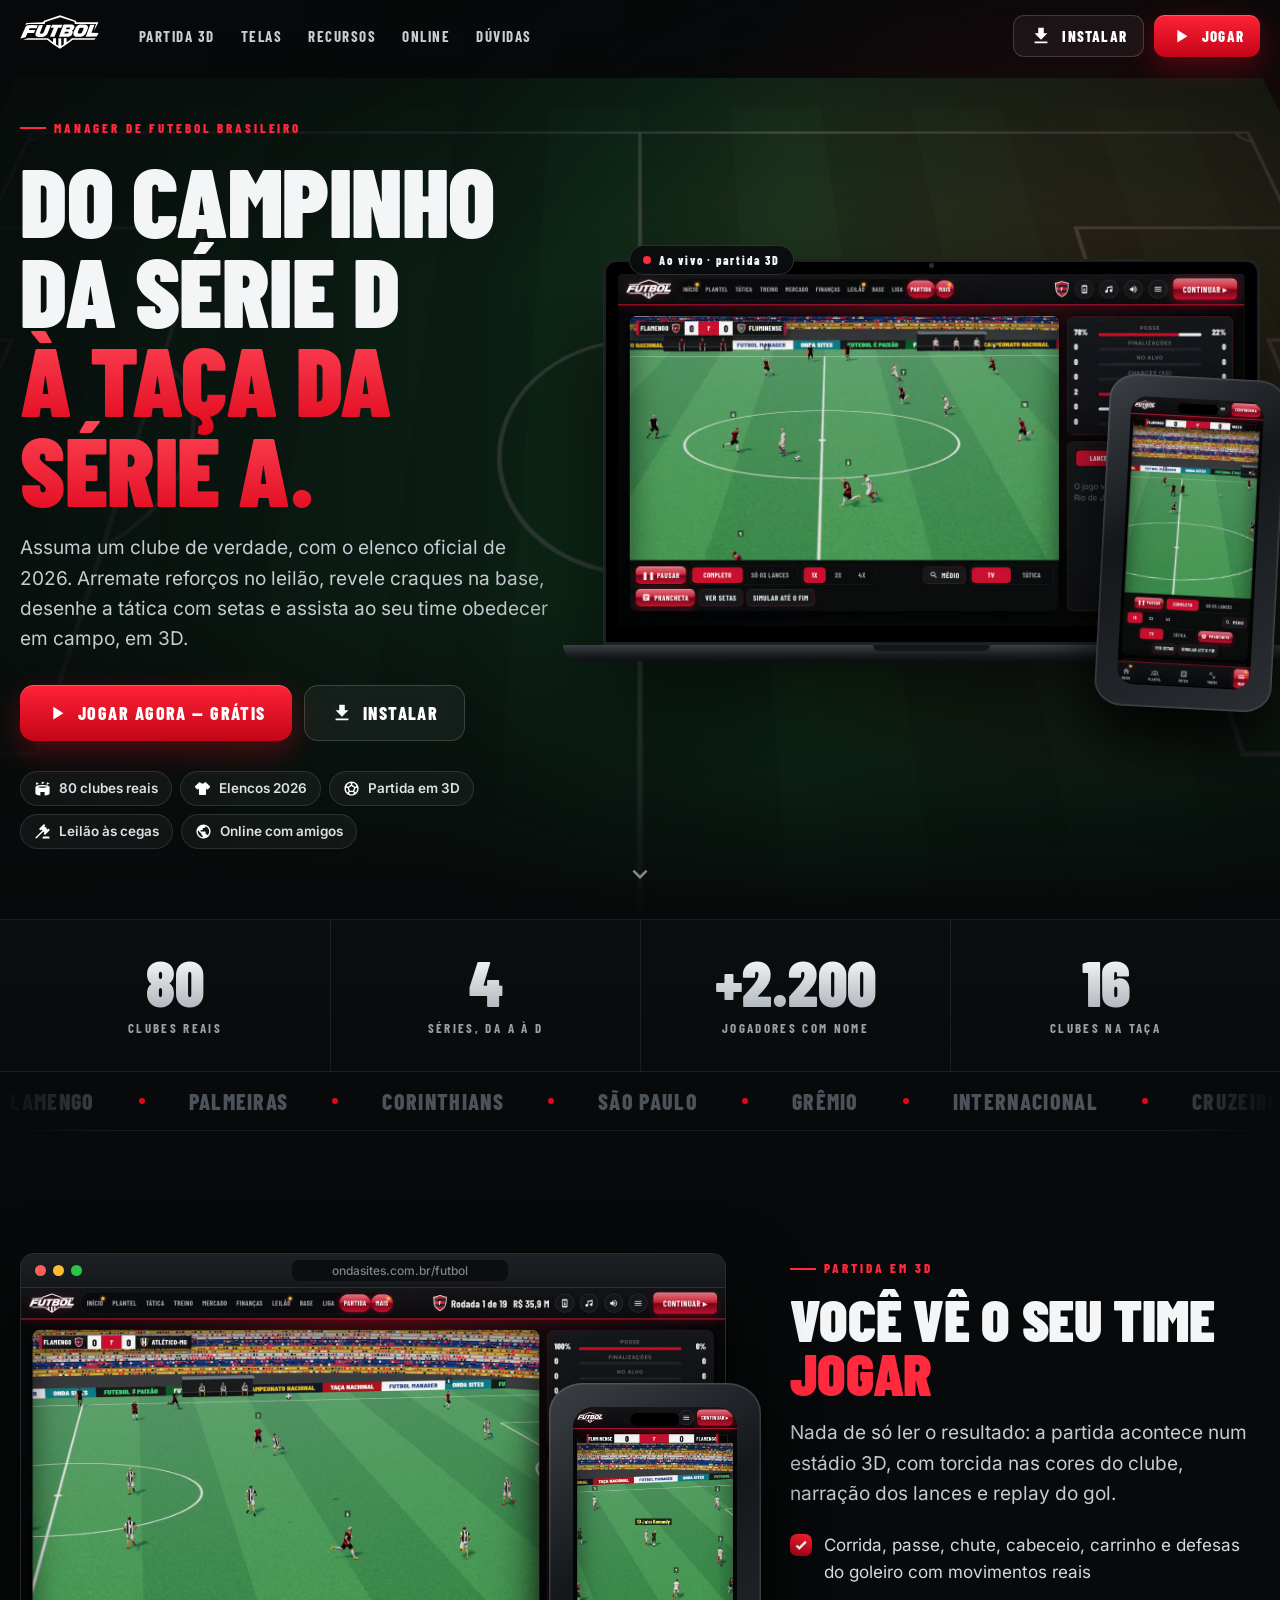
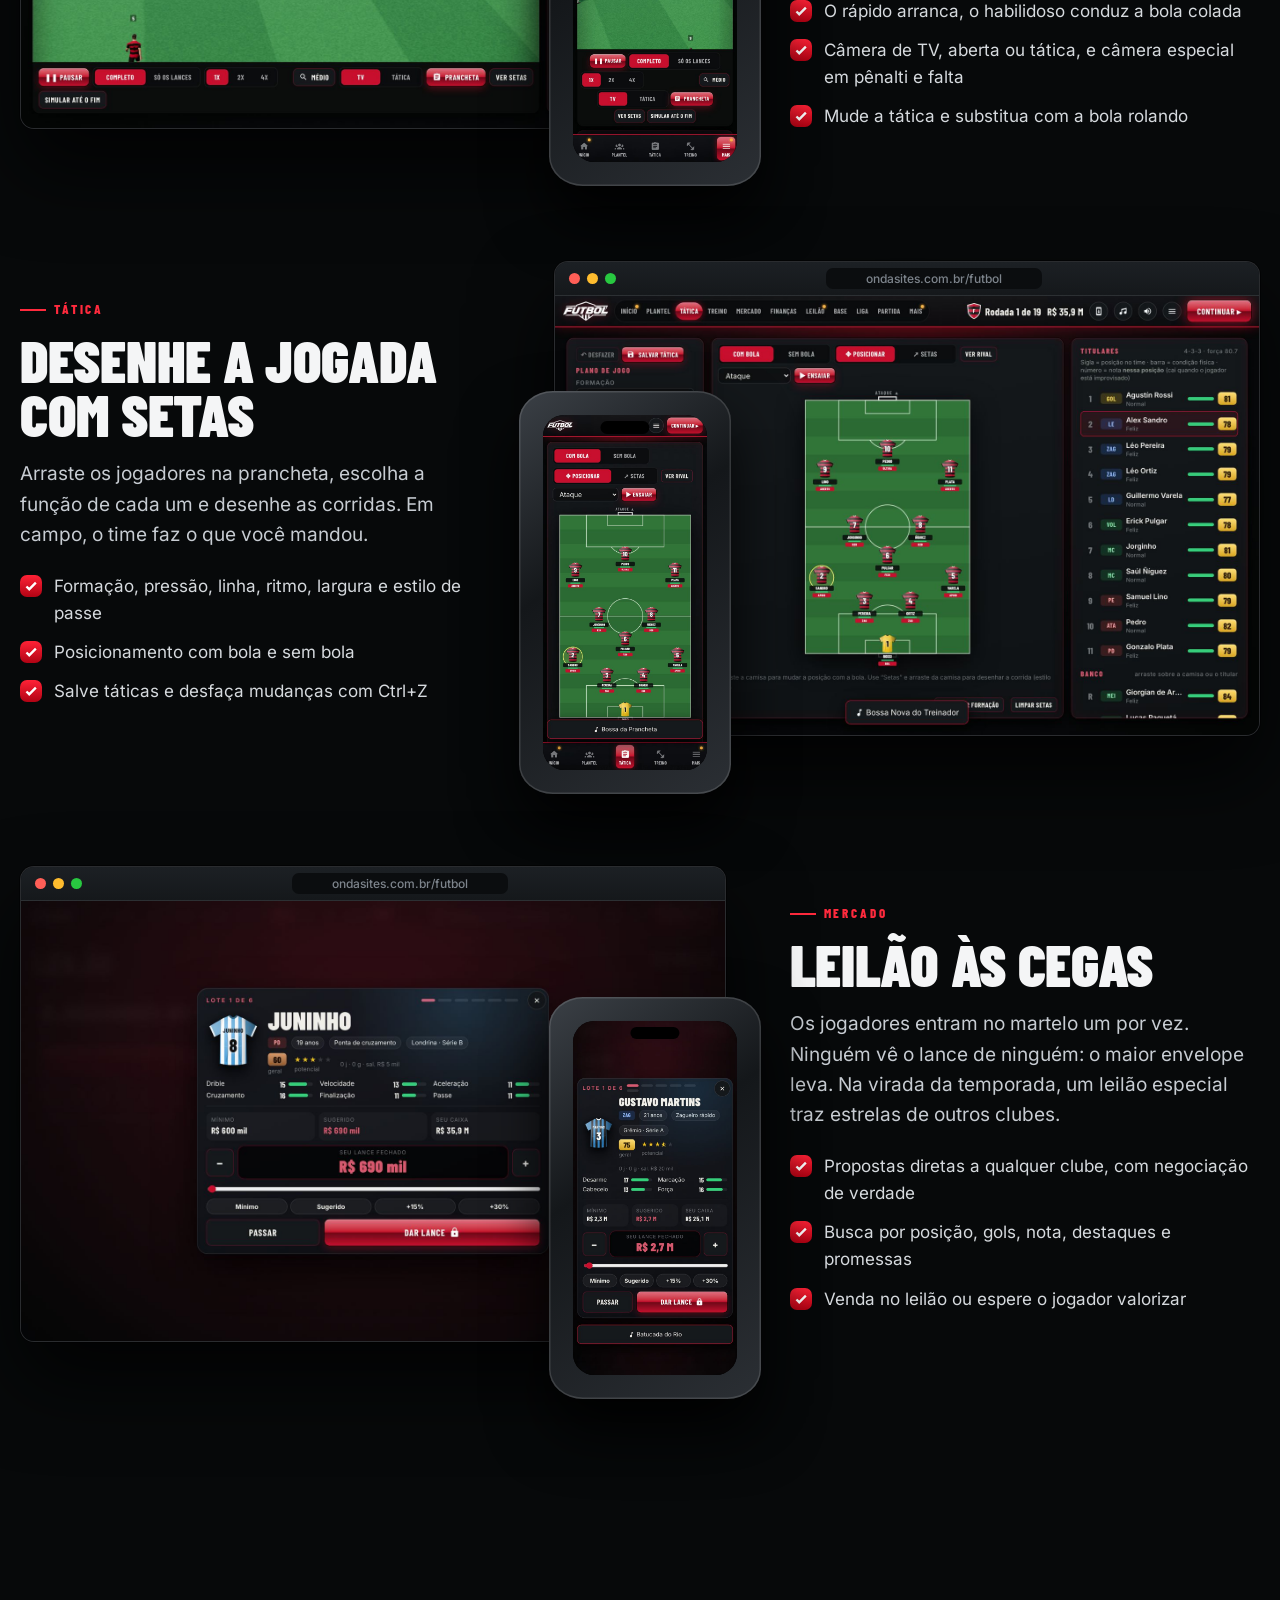
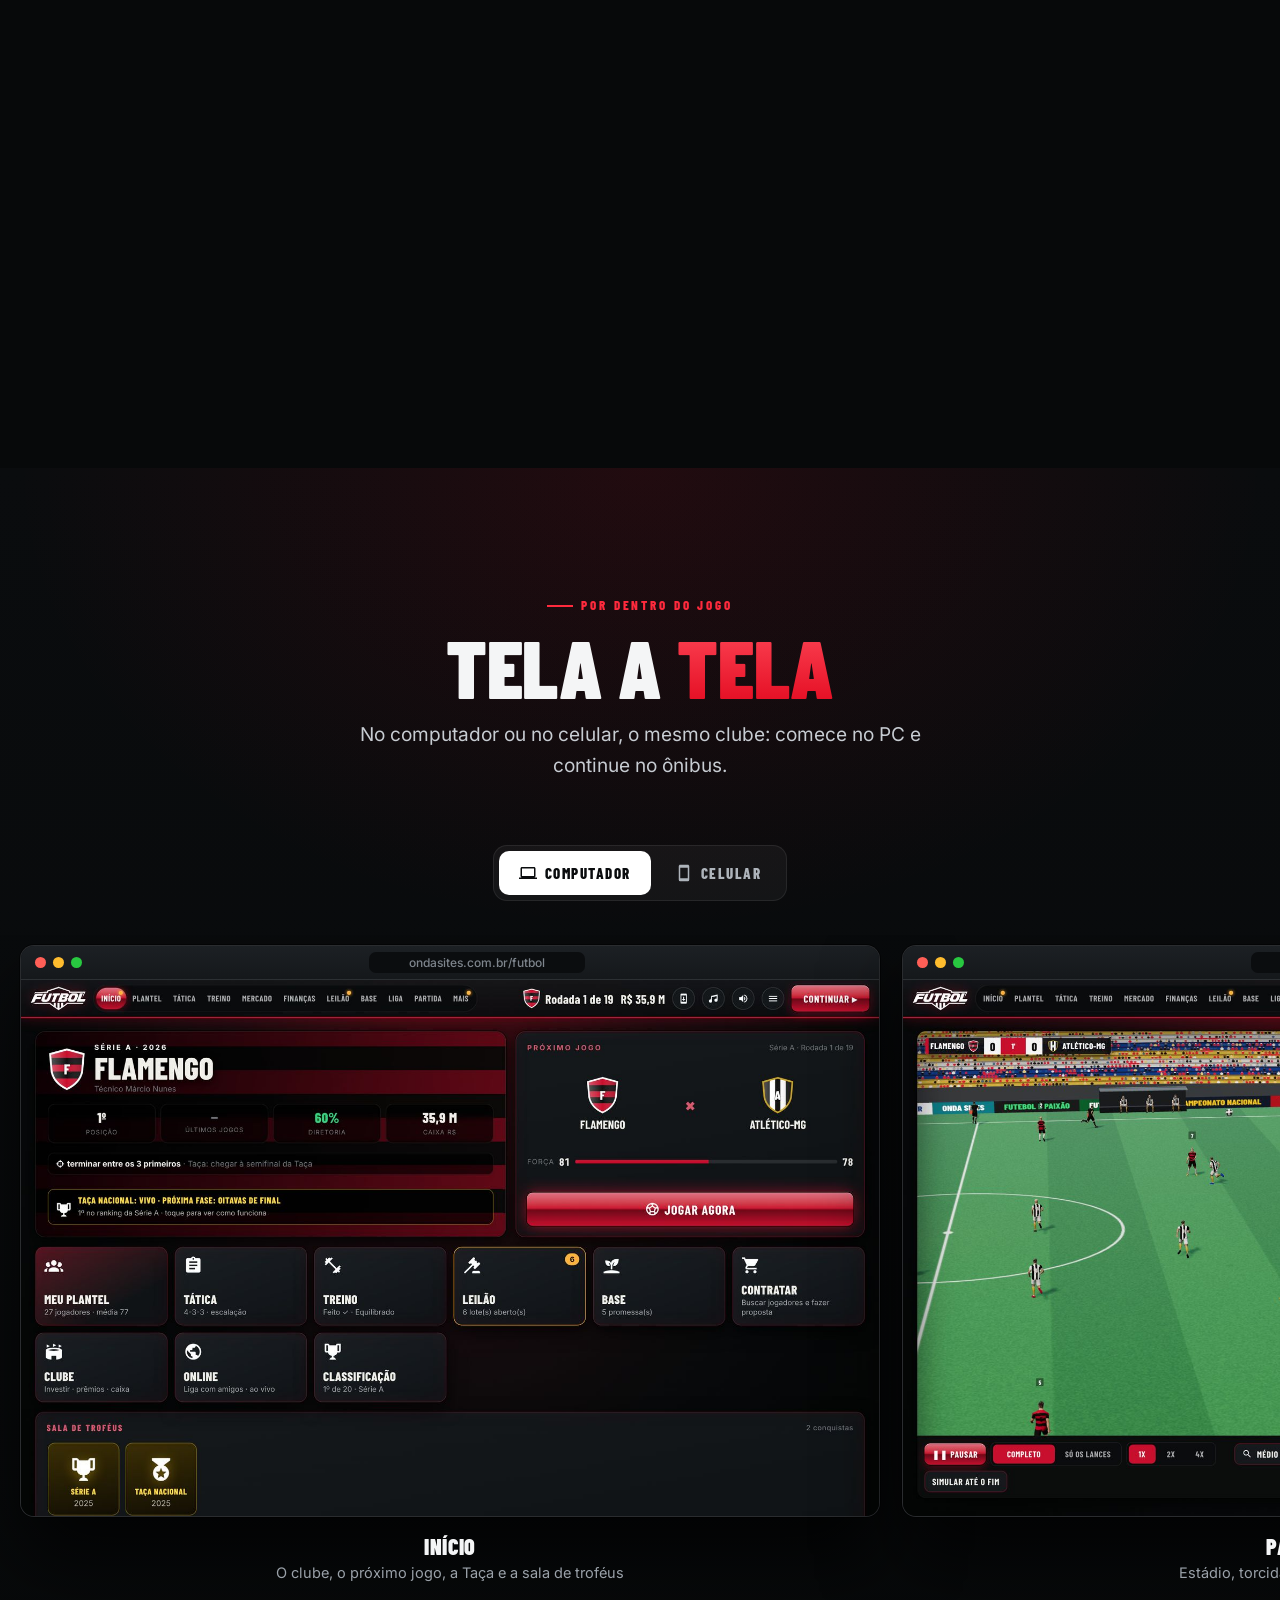
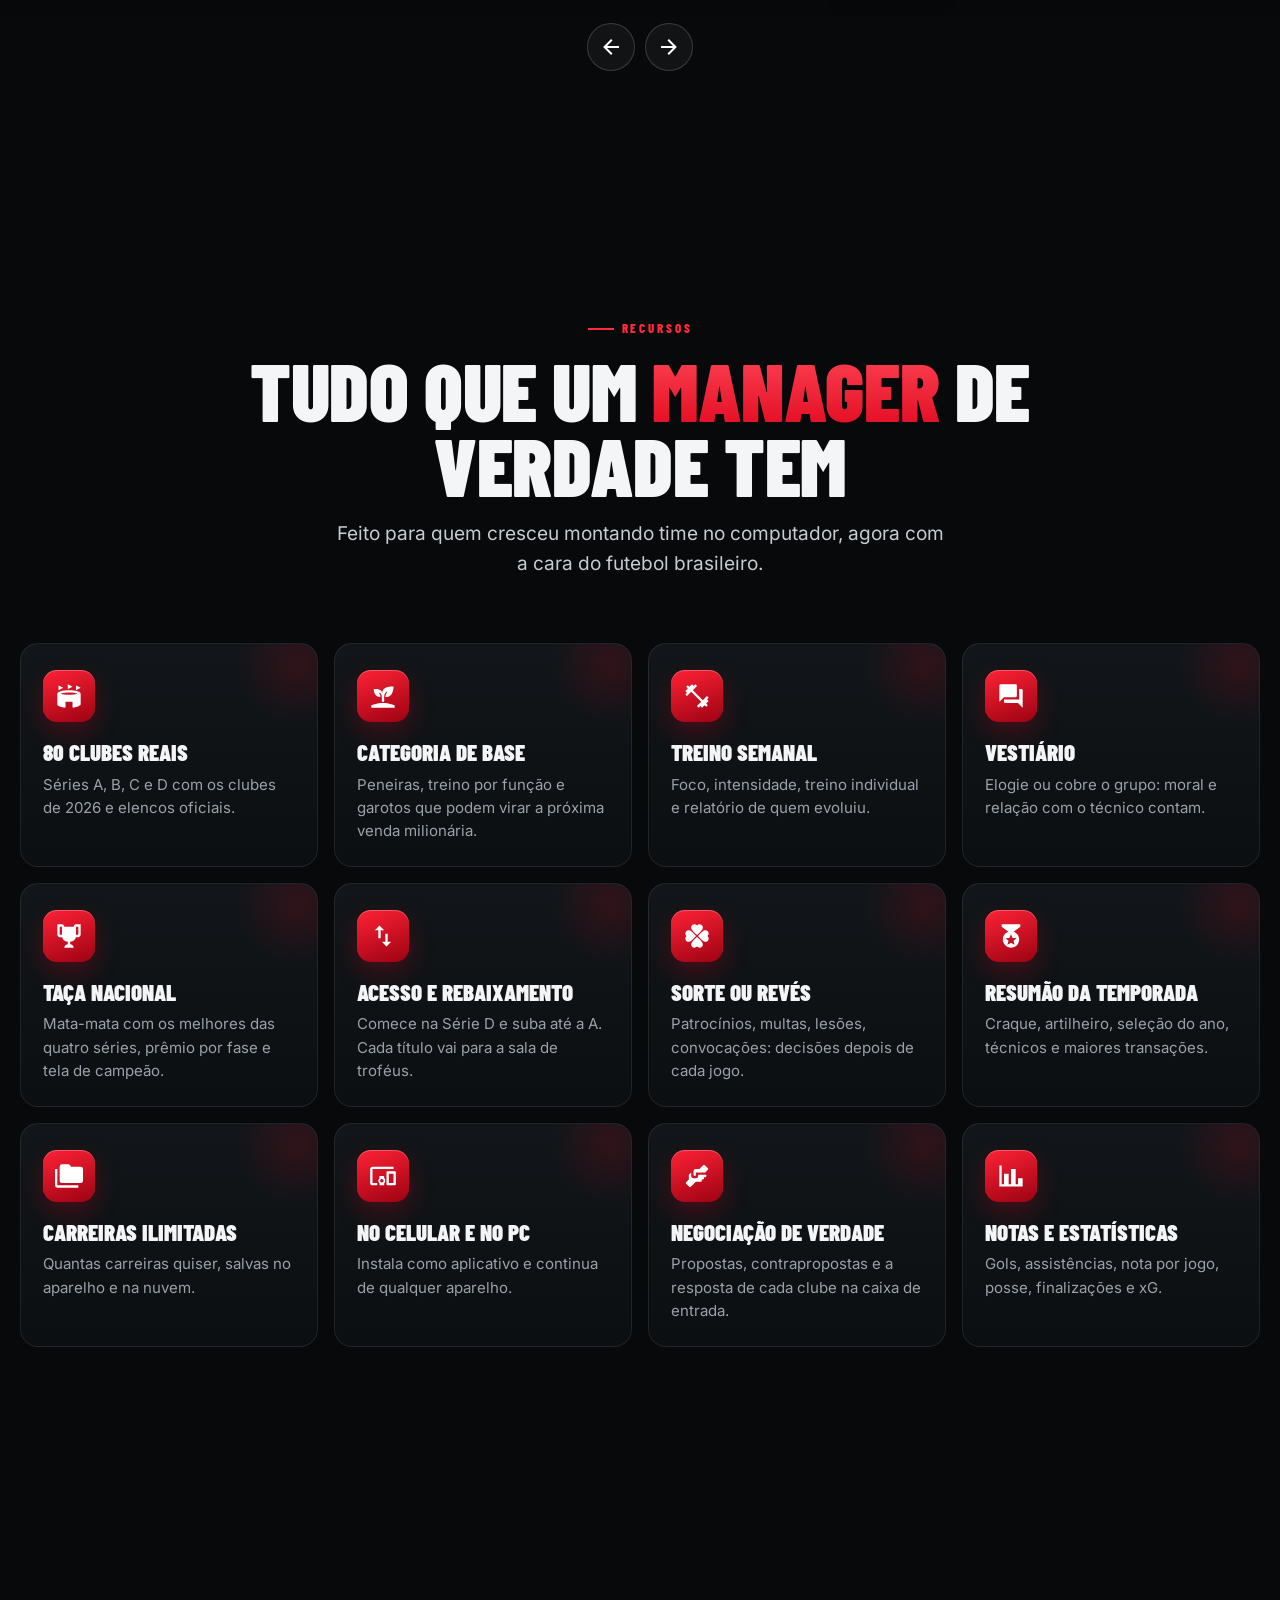
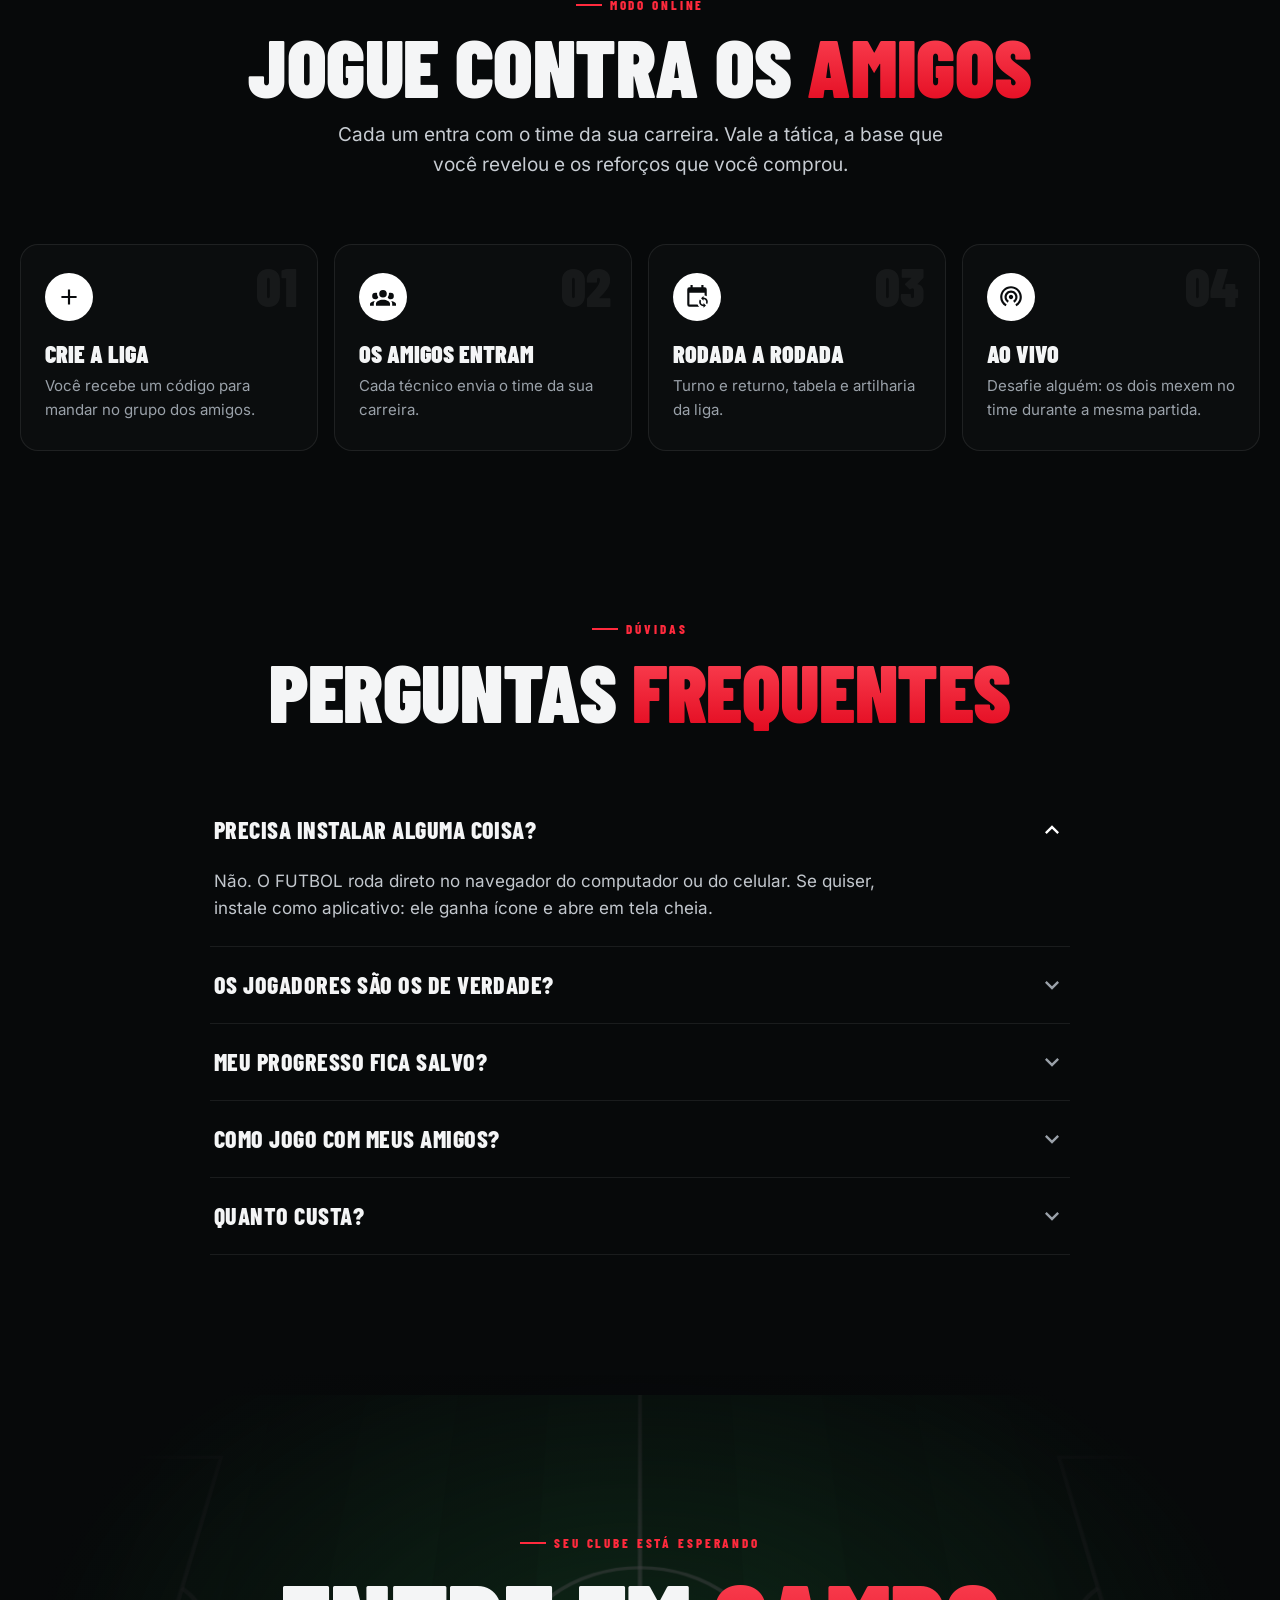
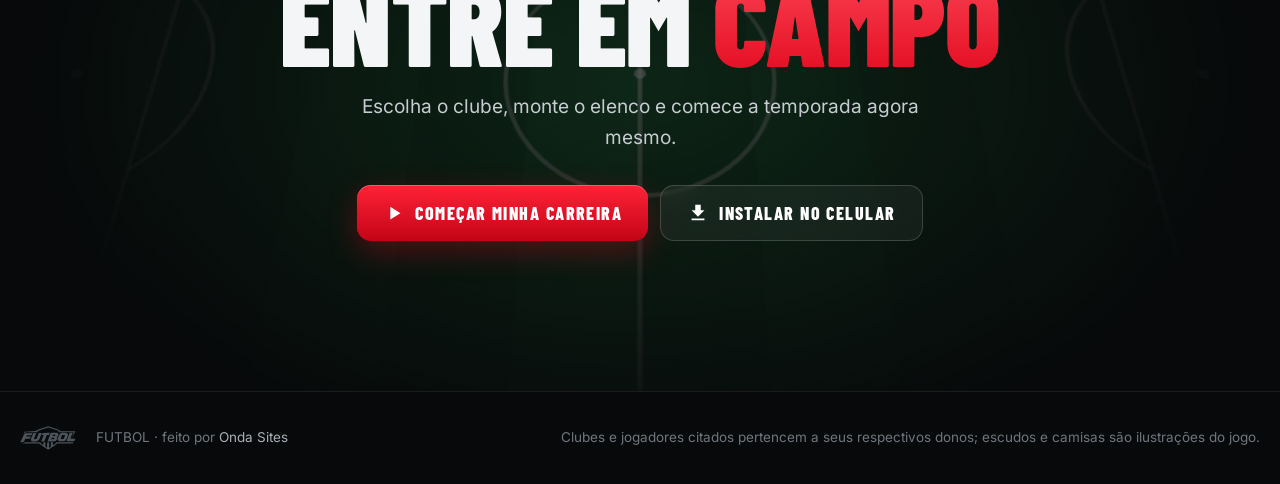
<file: conheca/index.html>
<!doctype html>
<html lang="pt-BR">
<head>
<meta charset="utf-8">
<meta name="viewport" content="width=device-width,initial-scale=1,viewport-fit=cover">
<title>FUTBOL — manager de futebol brasileiro com partida em 3D</title>
<meta name="description" content="Assuma um clube real do futebol brasileiro, com elencos de 2026: leilão às cegas, tática com setas, categoria de base, gestão do clube, Taça Nacional e partidas em 3D. Jogue com os amigos online.">
<meta property="og:title" content="FUTBOL — futebol é gestão">
<meta property="og:description" content="Manager de futebol brasileiro com partida em 3D, leilão, base, tática e modo online.">
<meta property="og:image" content="img/og.jpg">
<meta name="theme-color" content="#07090a">
<link rel="icon" href="../icon-192.png">
<link rel="stylesheet" href="fonts.css">
<link rel="preload" href="fonts/bc-900.woff2" as="font" type="font/woff2" crossorigin>
<style>
:root{--bg:#07090a;--bg2:#0d1013;--ink:#f4f5f6;--mute:#9aa1a9;--line:#ffffff14;--red:#e1061c;--red2:#ff2a3d;--gold:#f5c542;--grn:#1f9d4c;--hd:'Barlow Condensed',system-ui,sans-serif;--tx:Inter,system-ui,sans-serif}
*{box-sizing:border-box;margin:0}
html{scroll-behavior:smooth;-webkit-text-size-adjust:100%}
body{background:var(--bg);color:var(--ink);font:400 17px/1.6 var(--tx);overflow-x:hidden;-webkit-font-smoothing:antialiased}
img,video{display:block;max-width:100%}
a{color:inherit;text-decoration:none}
.ic{width:1.2em;height:1.2em;fill:currentColor;flex:none}
.wrap{width:min(1240px,100% - 40px);margin-inline:auto}
.eyebrow{display:inline-flex;align-items:center;gap:8px;font:800 13px/1 var(--hd);letter-spacing:.22em;text-transform:uppercase;color:var(--red2)}
.eyebrow::before{content:'';width:26px;height:2px;background:currentColor}
h1,h2,h3{font-family:var(--hd);font-weight:900;line-height:.92;letter-spacing:-.005em;text-transform:uppercase}
h2{font-size:clamp(44px,6.4vw,88px)}
h2 em,h1 em{font-style:normal;color:transparent;background:linear-gradient(180deg,#ff4a5a,var(--red));-webkit-background-clip:text;background-clip:text}
.lead{color:#c7ccd2;font-size:clamp(17px,1.5vw,19px);max-width:620px}
.btn{display:inline-flex;align-items:center;justify-content:center;gap:10px;height:56px;padding:0 26px;border-radius:14px;font:800 18px/1 var(--hd);letter-spacing:.08em;text-transform:uppercase;cursor:pointer;border:0;color:#fff;transition:transform .2s,box-shadow .2s,background .2s;white-space:nowrap}
.btn .ic{width:22px;height:22px}
.btn.pri{background:linear-gradient(180deg,#ff2236,#c40417);box-shadow:0 10px 30px #e1061c55,inset 0 1px 0 #ffffff40}
.btn.pri:hover{transform:translateY(-2px);box-shadow:0 16px 40px #e1061c77,inset 0 1px 0 #ffffff40}
.btn.gh{background:#ffffff0d;border:1px solid #ffffff2a;backdrop-filter:blur(10px)}
.btn.gh:hover{background:#ffffff1a}
.btn.sm{height:42px;padding:0 16px;font-size:15px;border-radius:11px}

/* nav */
.nav{position:fixed;inset:0 0 auto;z-index:50;transition:background .3s,border-color .3s,backdrop-filter .3s;border-bottom:1px solid transparent;padding-top:env(safe-area-inset-top)}
.nav.solid{background:#07090ad9;backdrop-filter:blur(16px) saturate(1.4);border-color:var(--line)}
.nav .wrap{display:flex;align-items:center;gap:28px;height:72px}
.nav .lg{height:34px;width:auto;color:#fff}
.nav .links{display:flex;gap:26px;margin-left:12px}
.nav .links a{font:700 15px var(--hd);letter-spacing:.1em;text-transform:uppercase;color:#c9ced4;transition:color .2s}
.nav .links a:hover{color:#fff}
.nav .sp{flex:1}
.nav .act{display:flex;gap:10px}

/* hero */
.hero{position:relative;min-height:100svh;display:flex;align-items:center;padding:110px 0 70px;overflow:hidden;isolation:isolate}
.hero-bg{position:absolute;inset:0;z-index:-2}
.hero-bg img{width:100%;height:100%;object-fit:cover;opacity:.95;transform:perspective(900px) rotateX(28deg) scale(1.35);transform-origin:50% 60%}
.hero::before{content:'';position:absolute;inset:0;z-index:-1;background:linear-gradient(90deg,#07090aee 0%,#07090ac4 36%,#07090a66 62%,#07090ab0 100%),linear-gradient(180deg,#07090a99,transparent 30%,transparent 65%,var(--bg) 100%)}
.hero::after{content:'';position:absolute;inset:0;z-index:-1;background:radial-gradient(60% 70% at 85% 40%,#e1061c2e,transparent 70%);pointer-events:none}
.hero .wrap{display:grid;grid-template-columns:minmax(0,.95fr) minmax(0,1.15fr);gap:40px;align-items:center}
.hero h1{font-size:clamp(54px,7.6vw,112px);margin:18px 0 20px}
.hero h1 span{display:block}
.hero .lead{margin-bottom:30px}
.cta{display:flex;gap:12px;flex-wrap:wrap}
.chips{display:flex;flex-wrap:wrap;gap:8px;margin-top:30px}
.chip{display:inline-flex;align-items:center;gap:8px;padding:8px 13px;border-radius:99px;background:#ffffff0b;border:1px solid #ffffff1c;font:600 13.5px var(--tx);color:#dde1e5}
.chip .ic{width:17px;height:17px;color:#fff}
.devices{position:relative;padding-bottom:6%}
.laptop{position:relative;width:100%;filter:drop-shadow(0 40px 60px #000c)}
.laptop .scr{position:relative;border-radius:14px 14px 0 0;background:#000;padding:2.2% 2.2% 2.6%;border:1px solid #ffffff24;box-shadow:inset 0 0 0 2px #1c1f23}
.laptop .scr::before{content:'';position:absolute;top:.9%;left:50%;width:5px;height:5px;margin-left:-2px;border-radius:50%;background:#2a2e33}
.laptop .scr video,.laptop .scr img{width:100%;aspect-ratio:16/9;object-fit:cover;object-position:top;border-radius:4px;background:#0b0d0f}
.laptop .base{height:16px;margin:0 -6%;border-radius:0 0 18px 18px;background:linear-gradient(180deg,#3a3f45,#1b1e21 60%,#0d0f11);position:relative}
.laptop .base::before{content:'';position:absolute;left:42%;right:42%;top:0;height:6px;border-radius:0 0 8px 8px;background:#14171a}
.phone{position:relative;width:100%;border-radius:16%/7.4%;padding:3.4%;background:linear-gradient(145deg,#3b4046,#14171a 40%,#2b2f34);box-shadow:0 30px 60px #000d,inset 0 0 0 1.5px #ffffff22}
.phone .scr{position:relative;width:100%;aspect-ratio:390/844;border-radius:13%/6%;overflow:hidden;background:#000}
.phone .scr::after{content:'';position:absolute;top:1.6%;left:50%;width:30%;height:3.6%;transform:translateX(-50%);border-radius:99px;background:#000;z-index:2}
.phone video,.phone img{width:100%;height:100%;object-fit:cover;object-position:top}
.devices .phone{position:absolute;width:27%;right:-3%;bottom:-2%;transform:rotate(3deg)}
.live{position:absolute;left:4%;top:-14px;z-index:3;display:inline-flex;align-items:center;gap:8px;padding:7px 13px;border-radius:99px;background:#0b0d0fe6;border:1px solid #ffffff24;font:800 12px var(--hd);letter-spacing:.16em;backdrop-filter:blur(8px)}
.live i{width:8px;height:8px;border-radius:50%;background:var(--red2);box-shadow:0 0 0 0 #ff2a3d;animation:pulse 1.6s infinite}
@keyframes pulse{0%{box-shadow:0 0 0 0 #ff2a3d99}70%{box-shadow:0 0 0 10px #ff2a3d00}100%{box-shadow:0 0 0 0 #ff2a3d00}}
.scrollhint{position:absolute;left:50%;bottom:22px;transform:translateX(-50%);color:#ffffff80;animation:bob 2s infinite}
.scrollhint .ic{width:30px;height:30px}
@keyframes bob{50%{transform:translate(-50%,8px)}}

/* números + faixa de clubes */
.nums{border-block:1px solid var(--line);background:linear-gradient(180deg,#0b0e10,#080a0b)}
.nums .wrap{display:grid;grid-template-columns:repeat(4,1fr)}
.nums div div{padding:30px 10px;text-align:center;border-left:1px solid var(--line)}
.nums .wrap>div:first-child{border-left:0}
.nums .wrap>div{padding:30px 10px;text-align:center;border-left:1px solid var(--line)}
.nums b{display:block;font:900 clamp(44px,5vw,68px)/1 var(--hd);background:linear-gradient(180deg,#fff,#aab1b8);-webkit-background-clip:text;background-clip:text;color:transparent}
.nums span{font:700 13px var(--hd);letter-spacing:.18em;text-transform:uppercase;color:var(--mute)}
.ticker{overflow:hidden;padding:16px 0;border-bottom:1px solid var(--line);mask:linear-gradient(90deg,transparent,#000 10%,#000 90%,transparent)}
.ticker .t{display:flex;gap:44px;width:max-content;animation:tick 70s linear infinite}
.ticker span{font:800 22px var(--hd);letter-spacing:.06em;text-transform:uppercase;color:#4b525a;white-space:nowrap;display:flex;align-items:center;gap:44px}
.ticker span::after{content:'';width:6px;height:6px;border-radius:50%;background:var(--red)}
@keyframes tick{to{transform:translateX(-50%)}}

/* seções */
section{position:relative}
.sec{padding:120px 0}
.sec-h{text-align:center;max-width:860px;margin:0 auto 64px}
.sec-h h2{margin:14px 0 16px}
.sec-h .lead{margin-inline:auto}

/* blocos de recursos */
.feat{display:grid;grid-template-columns:minmax(0,1.2fr) minmax(0,.8fr);gap:64px;align-items:center;margin-bottom:130px}
.feat:last-child{margin-bottom:0}
.feat.rev{grid-template-columns:minmax(0,.8fr) minmax(0,1.2fr)}
.feat.rev .media{order:2}
.feat h3{font-size:clamp(40px,4.6vw,64px);margin:14px 0 18px}
.feat ul{list-style:none;padding:0;margin-top:22px;display:grid;gap:12px}
.feat li{display:flex;gap:12px;align-items:flex-start;color:#d6dade}
.feat li .ic{width:22px;height:22px;margin-top:2px;padding:4px;box-sizing:content-box;border-radius:7px;background:linear-gradient(180deg,#ff2236,#b10314);color:#fff;width:14px;height:14px}
.media{position:relative}
.bframe{border-radius:14px;overflow:hidden;background:#0d0f12;border:1px solid #ffffff1f;box-shadow:0 40px 80px #000b,0 0 0 1px #00000080}
.bframe .bar{display:flex;align-items:center;gap:7px;height:34px;padding:0 14px;background:linear-gradient(180deg,#1c2024,#15181b);border-bottom:1px solid #ffffff12}
.bframe .bar i{width:11px;height:11px;border-radius:50%;background:#3a3f45}
.bframe .bar i:nth-child(1){background:#ff5f57}.bframe .bar i:nth-child(2){background:#febc2e}.bframe .bar i:nth-child(3){background:#28c840}
.bframe .bar span{margin:0 auto;font:500 12px var(--tx);color:#7d848c;background:#0b0d0f;padding:3px 40px;border-radius:7px}
.bframe img,.bframe video{width:100%;aspect-ratio:16/10;object-fit:cover;object-position:top}
.media .phone{position:absolute;width:30%;right:-5%;bottom:-12%}
.feat.rev .media .phone{right:auto;left:-5%}
.glow{position:absolute;inset:10% 5%;z-index:-1;background:radial-gradient(closest-side,#e1061c44,transparent);filter:blur(40px)}

/* galeria */
.gal{background:radial-gradient(70% 50% at 50% 0%,#e1061c1c,transparent 70%),linear-gradient(180deg,#0a0c0e,var(--bg))}
.tabs{display:inline-flex;gap:4px;padding:5px;border-radius:14px;background:#ffffff0b;border:1px solid var(--line);margin:0 auto 34px}
.tabs button{display:inline-flex;align-items:center;gap:8px;height:44px;padding:0 20px;border-radius:10px;border:0;background:none;color:#aeb4bb;font:800 15px var(--hd);letter-spacing:.1em;text-transform:uppercase;cursor:pointer}
.tabs button.on{background:#fff;color:#0a0c0e}
.tabs-c{text-align:center}
.rail{display:flex;gap:22px;overflow-x:auto;scroll-snap-type:x mandatory;padding:10px max(20px,calc((100vw - 1240px)/2)) 30px;scrollbar-width:none}
.rail::-webkit-scrollbar{display:none}
.rail figure{flex:none;scroll-snap-align:center;margin:0}
.rail.d figure{width:min(860px,84vw)}
.rail.m figure{width:min(290px,64vw)}
.rail figcaption{margin-top:16px;text-align:center}
.rail figcaption b{display:block;font:900 22px var(--hd);text-transform:uppercase;letter-spacing:.03em}
.rail figcaption span{color:var(--mute);font-size:14.5px}
.rail[hidden]{display:none}
.rail-nav{display:flex;justify-content:center;gap:10px;margin-top:6px}
.rail-nav button{width:48px;height:48px;border-radius:50%;border:1px solid #ffffff2a;background:#ffffff0b;color:#fff;cursor:pointer;display:grid;place-items:center}
.rail-nav button:hover{background:#ffffff1c}
.rail-nav .ic{width:24px;height:24px}

/* grade de recursos */
.grid{display:grid;grid-template-columns:repeat(4,1fr);gap:16px}
.card{position:relative;padding:26px 22px 24px;border-radius:18px;background:linear-gradient(180deg,#12161a,#0c0f11);border:1px solid var(--line);overflow:hidden;transition:transform .3s,border-color .3s}
.card:hover{transform:translateY(-4px);border-color:#e1061c66}
.card::after{content:'';position:absolute;right:-40px;top:-40px;width:120px;height:120px;border-radius:50%;background:radial-gradient(closest-side,#e1061c26,transparent)}
.card .ib{width:52px;height:52px;border-radius:14px;display:grid;place-items:center;background:linear-gradient(160deg,#ff2236,#9c0212);box-shadow:0 10px 24px #e1061c40,inset 0 1px 0 #ffffff40;margin-bottom:18px}
.card .ib .ic{width:28px;height:28px;color:#fff}
.card b{display:block;font:900 23px/1.05 var(--hd);text-transform:uppercase;margin-bottom:8px}
.card p{color:var(--mute);font-size:15px;line-height:1.55}

/* online */
.online{overflow:hidden}
.steps{display:grid;grid-template-columns:repeat(4,1fr);gap:16px;counter-reset:s}
.step{position:relative;padding:28px 24px;border-radius:18px;border:1px solid var(--line);background:#ffffff05}
.step .ib{width:48px;height:48px;border-radius:50%;display:grid;place-items:center;background:#fff;color:#0a0c0e;margin-bottom:18px}
.step .ib .ic{width:26px;height:26px;fill:#0a0c0e}
.step::before{counter-increment:s;content:'0' counter(s);position:absolute;right:20px;top:14px;font:900 54px/1 var(--hd);color:#ffffff0d}
.step b{display:block;font:900 24px var(--hd);text-transform:uppercase;margin-bottom:6px}
.step p{color:var(--mute);font-size:15px}

/* faq */
.faq{max-width:860px;margin:0 auto}
.faq details{border-bottom:1px solid var(--line)}
.faq summary{list-style:none;cursor:pointer;display:flex;align-items:center;gap:16px;padding:24px 4px;font:800 24px/1.15 var(--hd);text-transform:uppercase;letter-spacing:.02em}
.faq summary::-webkit-details-marker{display:none}
.faq summary .ic{margin-left:auto;width:28px;height:28px;transition:transform .3s;color:var(--mute)}
.faq details[open] summary .ic{transform:rotate(180deg);color:#fff}
.faq p{padding:0 4px 24px;color:#c2c7cd;max-width:720px}

/* final */
.final{position:relative;padding:150px 0;text-align:center;overflow:hidden;isolation:isolate}
.final .bgimg{position:absolute;inset:0;z-index:-2;width:100%;height:100%;object-fit:cover;opacity:.8;transform:perspective(900px) rotateX(28deg) scale(1.35);transform-origin:50% 60%}
.final::before{content:'';position:absolute;inset:0;z-index:-1;background:radial-gradient(60% 80% at 50% 50%,#07090a99,#07090a 80%)}
.final h2{font-size:clamp(56px,9vw,130px);margin:16px 0 18px}
.final .cta{justify-content:center}
footer{border-top:1px solid var(--line);padding:34px 0 calc(34px + env(safe-area-inset-bottom));color:#6f767e;font-size:13.5px}
footer .wrap{display:flex;align-items:center;gap:20px;flex-wrap:wrap}
footer .lg{height:24px;color:#4c535a}
footer a{color:#aab0b7}

/* modal instalar */
.mdl{position:fixed;inset:0;z-index:80;display:grid;place-items:center;padding:20px;background:#000b;backdrop-filter:blur(8px);opacity:0;pointer-events:none;transition:opacity .25s}
.mdl.on{opacity:1;pointer-events:auto}
.mdl .box{position:relative;width:min(860px,100%);max-height:calc(100svh - 40px);overflow:auto;border-radius:22px;background:linear-gradient(180deg,#14181c,#0c0f11);border:1px solid #ffffff1f;padding:34px;transform:translateY(16px) scale(.98);transition:transform .3s}
.mdl.on .box{transform:none}
.mdl h3{font-size:42px;margin-bottom:22px}
.mdl .x{position:absolute;right:16px;top:16px;width:44px;height:44px;border-radius:50%;border:1px solid #ffffff22;background:#ffffff0a;color:#fff;cursor:pointer;display:grid;place-items:center}
.mdl .cols{display:grid;grid-template-columns:1fr 1fr;gap:18px}
.mdl .col{padding:24px;border-radius:16px;background:#ffffff06;border:1px solid var(--line)}
.mdl .col h4{display:flex;align-items:center;gap:10px;font:900 24px var(--hd);text-transform:uppercase;margin-bottom:10px}
.mdl .col h4 .ic{width:26px;height:26px}
.mdl .col p,.mdl .col li{color:#c2c7cd;font-size:15px}
.mdl ol{padding-left:20px;margin:10px 0 18px;display:grid;gap:6px}
.qr{width:180px;height:180px;padding:12px;margin:12px auto 14px;border-radius:14px;background:#fff}
.qr svg,.qr img{width:100%;height:100%}

/* revelar */
.rv{opacity:0;transform:translateY(30px);transition:opacity .8s cubic-bezier(.2,.7,.2,1),transform .8s cubic-bezier(.2,.7,.2,1)}
.rv.in{opacity:1;transform:none}
.d1{transition-delay:.08s}.d2{transition-delay:.16s}.d3{transition-delay:.24s}

@media (max-width:1000px){
 .nav .links{display:none}
 .hero{min-height:auto;padding:100px 0 60px}
 .hero .wrap{grid-template-columns:1fr;gap:46px}
 .hero::before{background:linear-gradient(180deg,#07090ad9,#07090a99 40%,#07090ab8 70%,var(--bg))}
 .devices{width:min(640px,100%);margin:0 auto;padding-bottom:10%}
 .devices .phone{width:29%;right:-1%}
 .feat,.feat.rev{grid-template-columns:1fr;gap:40px;margin-bottom:100px}
 .feat.rev .media{order:0}
 .media{margin-right:6%}
 .feat.rev .media{margin:0 0 0 6%}
 .media .phone{width:32%;right:-6%;bottom:-10%}
 .grid{grid-template-columns:repeat(2,1fr)}
 .steps{grid-template-columns:repeat(2,1fr)}
 .nums .wrap{grid-template-columns:repeat(2,1fr)}
 .nums .wrap>div:nth-child(3){border-left:0}
 .nums .wrap>div:nth-child(n+3){border-top:1px solid var(--line)}
 .sec{padding:90px 0}
 .mdl .cols{grid-template-columns:1fr}
}
@media (max-width:560px){
 body{font-size:16px}
 .wrap{width:calc(100% - 32px)}
 .nav .wrap{height:62px;gap:12px}.nav .lg{height:28px}
 .nav .act .gh{display:none}
 .hero h1{font-size:clamp(46px,14vw,64px)}
 .cta .btn{flex:1 1 100%}
 .chips{gap:6px}.chip{font-size:12.5px;padding:7px 11px}
 .grid,.steps{grid-template-columns:1fr}
 .card{display:grid;grid-template-columns:auto 1fr;column-gap:16px;padding:20px}
 .card .ib{grid-row:1/3;margin:0}
 .bframe .bar{height:24px}.bframe .bar i{width:8px;height:8px}.bframe .bar span{display:none}
 .faq summary{font-size:20px}
 .mdl .box{padding:24px 18px}
 .final{padding:110px 0}
}
@media (prefers-reduced-motion:reduce){*{animation:none!important;transition:none!important}.rv{opacity:1;transform:none}}
a,button,summary,[data-tab]{touch-action:manipulation;-webkit-tap-highlight-color:transparent}@media (hover:none){.btn:hover,.btn.pri:hover,.card:hover{transform:none}}
</style>
</head>
<body>
<nav class="nav" id="nav"><div class="wrap">
 <a href="#topo" aria-label="FUTBOL"><svg xmlns="http://www.w3.org/2000/svg" viewBox="0 0 1092 471" class="lg" aria-label="FUTBOL"><path fill="currentColor" fill-rule="evenodd" d="M555 4L772 78 783 101 1087 101 1023 225 1052 129 1051 124 759 124 756 97 753 95 558 30 446 66 350 96 344 119 338 124 117 124 91 132 74 147 87 112 319 100 332 78ZM609 133L719 133 740 140 748 146 754 158 754 170 744 195 735 205 719 214 728 222 733 235 719 275 706 288 685 299 671 302 539 302 600 140ZM830 133L912 135 932 146 942 167 940 184 927 221 905 268 876 292 850 300 771 300 752 291 739 267 739 254 745 233 775 165 802 142ZM564 134L588 134 573 169 566 175 528 176 479 297 473 302 418 302 418 296 467 179 466 176 426 175 443 140 450 136ZM998 134L1028 134 1032 138 989 247 1088 248 1066 294 1057 299 914 300 912 297 973 136ZM375 137L429 138 377 265 350 291 326 301 309 304 253 304 230 297 217 283 213 262 231 212 262 141 319 139 276 248 278 254 286 259 317 256 328 243 365 148 369 140ZM166 140L246 141 235 171 227 182 133 183 128 190 123 207 212 207 198 243 190 249 104 249 78 307 5 324 79 161 89 151 105 143ZM649 173L691 174 695 178 693 187 682 196 638 197 644 177ZM841 175L872 175 881 181 881 189 859 244 850 253 839 257 806 256 799 244 822 186 829 179ZM624 232L671 232 676 238 671 251 660 258 614 258ZM632 320L646 321 646 379 684 353 719 321 1049 321 1033 342 1025 344 731 344 666 393 554 467 462 407 377 344 42 344 109 321 388 321 457 376 459 321 498 321 499 404 531 428 532 322 571 321 573 430 606 406 606 321Z"/></svg></a>
 <div class="links"><a href="#partida">Partida 3D</a><a href="#telas">Telas</a><a href="#recursos">Recursos</a><a href="#online">Online</a><a href="#duvidas">Dúvidas</a></div>
 <div class="sp"></div>
 <div class="act"><button class="btn gh sm" data-inst><svg class="ic" viewBox="0 0 24 24" aria-hidden="true"><path d="M5,20H19V18H5M19,9H15V3H9V9H5L12,16L19,9Z"/></svg>Instalar</button><a class="btn pri sm" href="../?jogar"><svg class="ic" viewBox="0 0 24 24" aria-hidden="true"><path d="M8,5.14V19.14L19,12.14L8,5.14Z"/></svg>Jogar</a></div>
</div></nav>

<header class="hero" id="topo">
 <div class="hero-bg"><img src="img/campo.svg" alt="" fetchpriority="high"></div>
 <div class="wrap">
  <div>
   <span class="eyebrow rv">Manager de futebol brasileiro</span>
   <h1 class="rv d1"><span>Do campinho</span><span>da Série D</span><span><em>à taça da</em></span><span><em>Série A.</em></span></h1>
   <p class="lead rv d2">Assuma um clube de verdade, com o elenco oficial de 2026. Arremate reforços no leilão, revele craques na base, desenhe a tática com setas e assista ao seu time obedecer em campo, em 3D.</p>
   <div class="cta rv d3"><a class="btn pri" href="../?jogar"><svg class="ic" viewBox="0 0 24 24" aria-hidden="true"><path d="M8,5.14V19.14L19,12.14L8,5.14Z"/></svg>Jogar agora — grátis</a><button class="btn gh" data-inst><svg class="ic" viewBox="0 0 24 24" aria-hidden="true"><path d="M5,20H19V18H5M19,9H15V3H9V9H5L12,16L19,9Z"/></svg>Instalar</button></div>
   <div class="chips rv d3"><span class="chip"><svg class="ic" viewBox="0 0 24 24" aria-hidden="true"><path d="M7 5L3 7V3L7 5M18 3V7L22 5L18 3M11 2V6L15 4L11 2M5 10C6.4 10.5 8.8 11 12 11S17.6 10.5 19 10C19 9.8 16.2 9 12 9S5 9.9 5 10M15 17H9V21.9C4.9 21.5 2 20.4 2 19V10C2 8.3 6.5 7 12 7S22 8.3 22 10V19C22 20.3 19.1 21.5 15 21.9V17Z"/></svg>80 clubes reais</span><span class="chip"><svg class="ic" viewBox="0 0 24 24" aria-hidden="true"><path d="M16,21H8A1,1 0 0,1 7,20V12.07L5.7,13.07C5.31,13.46 4.68,13.46 4.29,13.07L1.46,10.29C1.07,9.9 1.07,9.27 1.46,8.88L7.34,3H9C9,4.1 10.34,5 12,5C13.66,5 15,4.1 15,3H16.66L22.54,8.88C22.93,9.27 22.93,9.9 22.54,10.29L19.71,13.12C19.32,13.5 18.69,13.5 18.3,13.12L17,12.12V20A1,1 0 0,1 16,21"/></svg>Elencos 2026</span><span class="chip"><svg class="ic" viewBox="0 0 24 24" aria-hidden="true"><path d="M16.93 17.12L16.13 15.76L17.59 11.39L19 10.92L20 11.67C20 11.7 20 11.75 20 11.81C20 11.88 20.03 11.94 20.03 12C20.03 13.97 19.37 15.71 18.06 17.21L16.93 17.12M9.75 15L8.38 10.97L12 8.43L15.62 10.97L14.25 15H9.75M12 20.03C11.12 20.03 10.29 19.89 9.5 19.61L8.81 18.1L9.47 17H14.58L15.19 18.1L14.5 19.61C13.71 19.89 12.88 20.03 12 20.03M5.94 17.21C5.41 16.59 4.95 15.76 4.56 14.75C4.17 13.73 3.97 12.81 3.97 12C3.97 11.94 4 11.88 4 11.81C4 11.75 4 11.7 4 11.67L5 10.92L6.41 11.39L7.87 15.76L7.07 17.12L5.94 17.21M11 5.29V6.69L7 9.46L5.66 9.04L5.24 7.68C5.68 7 6.33 6.32 7.19 5.66S8.87 4.57 9.65 4.35L11 5.29M14.35 4.35C15.13 4.57 15.95 5 16.81 5.66C17.67 6.32 18.32 7 18.76 7.68L18.34 9.04L17 9.47L13 6.7V5.29L14.35 4.35M4.93 4.93C3 6.89 2 9.25 2 12S3 17.11 4.93 19.07 9.25 22 12 22 17.11 21 19.07 19.07 22 14.75 22 12 21 6.89 19.07 4.93 14.75 2 12 2 6.89 3 4.93 4.93Z"/></svg>Partida em 3D</span><span class="chip"><svg class="ic" viewBox="0 0 24 24" aria-hidden="true"><path d="M2.3,20.28L11.9,10.68L10.5,9.26L9.78,9.97C9.39,10.36 8.76,10.36 8.37,9.97L7.66,9.26C7.27,8.87 7.27,8.24 7.66,7.85L13.32,2.19C13.71,1.8 14.34,1.8 14.73,2.19L15.44,2.9C15.83,3.29 15.83,3.92 15.44,4.31L14.73,5L16.15,6.43C16.54,6.04 17.17,6.04 17.56,6.43C17.95,6.82 17.95,7.46 17.56,7.85L18.97,9.26L19.68,8.55C20.07,8.16 20.71,8.16 21.1,8.55L21.8,9.26C22.19,9.65 22.19,10.29 21.8,10.68L16.15,16.33C15.76,16.72 15.12,16.72 14.73,16.33L14.03,15.63C13.63,15.24 13.63,14.6 14.03,14.21L14.73,13.5L13.32,12.09L3.71,21.7C3.32,22.09 2.69,22.09 2.3,21.7C1.91,21.31 1.91,20.67 2.3,20.28M20,19A2,2 0 0,1 22,21V22H12V21A2,2 0 0,1 14,19H20Z"/></svg>Leilão às cegas</span><span class="chip"><svg class="ic" viewBox="0 0 24 24" aria-hidden="true"><path d="M17.9,17.39C17.64,16.59 16.89,16 16,16H15V13A1,1 0 0,0 14,12H8V10H10A1,1 0 0,0 11,9V7H13A2,2 0 0,0 15,5V4.59C17.93,5.77 20,8.64 20,12C20,14.08 19.2,15.97 17.9,17.39M11,19.93C7.05,19.44 4,16.08 4,12C4,11.38 4.08,10.78 4.21,10.21L9,15V16A2,2 0 0,0 11,18M12,2A10,10 0 0,0 2,12A10,10 0 0,0 12,22A10,10 0 0,0 22,12A10,10 0 0,0 12,2Z"/></svg>Online com amigos</span></div>
  </div>
  <div class="devices rv d2">
   <span class="live"><i></i>Ao vivo · partida 3D</span>
   <div class="laptop"><div class="scr"><video autoplay muted loop playsinline preload="metadata" poster="img/v-desk.jpg"><source src="img/v-desk.mp4" type="video/mp4"></video></div><div class="base"></div></div>
   <div class="phone"><div class="scr"><video autoplay muted loop playsinline preload="metadata" poster="img/v-phone.jpg"><source src="img/v-phone.mp4" type="video/mp4"></video></div></div>
  </div>
 </div>
 <a class="scrollhint" href="#numeros" aria-label="Rolar"><svg class="ic" viewBox="0 0 24 24" aria-hidden="true"><path d="M7.41,8.58L12,13.17L16.59,8.58L18,10L12,16L6,10L7.41,8.58Z"/></svg></a>
</header>

<div class="nums" id="numeros"><div class="wrap">
 <div class="rv"><b data-n="80">80</b><span>clubes reais</span></div>
 <div class="rv d1"><b data-n="4">4</b><span>séries, da A à D</span></div>
 <div class="rv d2"><b data-n="2200">2200</b><span>jogadores com nome</span></div>
 <div class="rv d3"><b data-n="16">16</b><span>clubes na Taça</span></div>
</div></div>
<div class="ticker"><div class="t"><span>Flamengo</span><span>Palmeiras</span><span>Corinthians</span><span>São Paulo</span><span>Grêmio</span><span>Internacional</span><span>Cruzeiro</span><span>Atlético Mineiro</span><span>Vasco da Gama</span><span>Botafogo</span><span>Fluminense</span><span>Bahia</span><span>Santos</span><span>Sport</span><span>Ceará</span><span>Fortaleza</span><span>Coritiba</span><span>Goiás</span><span>Paysandu</span><span>Remo</span><span>CSA</span><span>Náutico</span><span>Vila Nova</span><span>Guarani</span><span>Ponte Preta</span><span>Bragantino</span><span>Juventude</span><span>Criciúma</span><span>Avaí</span><span>Chapecoense</span><span>Flamengo</span><span>Palmeiras</span><span>Corinthians</span><span>São Paulo</span><span>Grêmio</span><span>Internacional</span><span>Cruzeiro</span><span>Atlético Mineiro</span><span>Vasco da Gama</span><span>Botafogo</span><span>Fluminense</span><span>Bahia</span><span>Santos</span><span>Sport</span><span>Ceará</span><span>Fortaleza</span><span>Coritiba</span><span>Goiás</span><span>Paysandu</span><span>Remo</span><span>CSA</span><span>Náutico</span><span>Vila Nova</span><span>Guarani</span><span>Ponte Preta</span><span>Bragantino</span><span>Juventude</span><span>Criciúma</span><span>Avaí</span><span>Chapecoense</span></div></div>

<section class="sec" id="partida"><div class="wrap">
 <div class="feat">
  <div class="media rv"><div class="glow"></div><div class="bframe"><div class="bar"><i></i><i></i><i></i><span>ondasites.com.br/futbol</span></div><img src="img/d-match.jpg" alt="Partida em 3D no computador" loading="lazy"></div>
   <div class="phone"><div class="scr"><img src="img/m-match.jpg" alt="Partida em 3D no celular" loading="lazy"></div></div></div>
  <div class="rv d1"><span class="eyebrow">Partida em 3D</span><h3>Você vê o seu time <em style="font-style:normal;color:var(--red2)">jogar</em></h3>
   <p class="lead">Nada de só ler o resultado: a partida acontece num estádio 3D, com torcida nas cores do clube, narração dos lances e replay do gol.</p>
   <ul><li><svg class="ic" viewBox="0 0 24 24" aria-hidden="true"><path d="M9,20.42L2.79,14.21L5.62,11.38L9,14.77L18.88,4.88L21.71,7.71L9,20.42Z"/></svg>Corrida, passe, chute, cabeceio, carrinho e defesas do goleiro com movimentos reais</li><li><svg class="ic" viewBox="0 0 24 24" aria-hidden="true"><path d="M9,20.42L2.79,14.21L5.62,11.38L9,14.77L18.88,4.88L21.71,7.71L9,20.42Z"/></svg>O rápido arranca, o habilidoso conduz a bola colada</li><li><svg class="ic" viewBox="0 0 24 24" aria-hidden="true"><path d="M9,20.42L2.79,14.21L5.62,11.38L9,14.77L18.88,4.88L21.71,7.71L9,20.42Z"/></svg>Câmera de TV, aberta ou tática, e câmera especial em pênalti e falta</li><li><svg class="ic" viewBox="0 0 24 24" aria-hidden="true"><path d="M9,20.42L2.79,14.21L5.62,11.38L9,14.77L18.88,4.88L21.71,7.71L9,20.42Z"/></svg>Mude a tática e substitua com a bola rolando</li></ul></div>
 </div>
 <div class="feat rev">
  <div class="media rv"><div class="glow"></div><div class="bframe"><div class="bar"><i></i><i></i><i></i><span>ondasites.com.br/futbol</span></div><img src="img/d-tactics.jpg" alt="Prancheta de tática" loading="lazy"></div>
   <div class="phone"><div class="scr"><img src="img/m-tactics.jpg" alt="Tática no celular" loading="lazy"></div></div></div>
  <div class="rv d1"><span class="eyebrow">Tática</span><h3>Desenhe a jogada com setas</h3>
   <p class="lead">Arraste os jogadores na prancheta, escolha a função de cada um e desenhe as corridas. Em campo, o time faz o que você mandou.</p>
   <ul><li><svg class="ic" viewBox="0 0 24 24" aria-hidden="true"><path d="M9,20.42L2.79,14.21L5.62,11.38L9,14.77L18.88,4.88L21.71,7.71L9,20.42Z"/></svg>Formação, pressão, linha, ritmo, largura e estilo de passe</li><li><svg class="ic" viewBox="0 0 24 24" aria-hidden="true"><path d="M9,20.42L2.79,14.21L5.62,11.38L9,14.77L18.88,4.88L21.71,7.71L9,20.42Z"/></svg>Posicionamento com bola e sem bola</li><li><svg class="ic" viewBox="0 0 24 24" aria-hidden="true"><path d="M9,20.42L2.79,14.21L5.62,11.38L9,14.77L18.88,4.88L21.71,7.71L9,20.42Z"/></svg>Salve táticas e desfaça mudanças com Ctrl+Z</li></ul></div>
 </div>
 <div class="feat">
  <div class="media rv"><div class="glow"></div><div class="bframe"><div class="bar"><i></i><i></i><i></i><span>ondasites.com.br/futbol</span></div><img src="img/d-auction.jpg" alt="Leilão de jogadores" loading="lazy"></div>
   <div class="phone"><div class="scr"><img src="img/m-auction.jpg" alt="Leilão no celular" loading="lazy"></div></div></div>
  <div class="rv d1"><span class="eyebrow">Mercado</span><h3>Leilão às cegas</h3>
   <p class="lead">Os jogadores entram no martelo um por vez. Ninguém vê o lance de ninguém: o maior envelope leva. Na virada da temporada, um leilão especial traz estrelas de outros clubes.</p>
   <ul><li><svg class="ic" viewBox="0 0 24 24" aria-hidden="true"><path d="M9,20.42L2.79,14.21L5.62,11.38L9,14.77L18.88,4.88L21.71,7.71L9,20.42Z"/></svg>Propostas diretas a qualquer clube, com negociação de verdade</li><li><svg class="ic" viewBox="0 0 24 24" aria-hidden="true"><path d="M9,20.42L2.79,14.21L5.62,11.38L9,14.77L18.88,4.88L21.71,7.71L9,20.42Z"/></svg>Busca por posição, gols, nota, destaques e promessas</li><li><svg class="ic" viewBox="0 0 24 24" aria-hidden="true"><path d="M9,20.42L2.79,14.21L5.62,11.38L9,14.77L18.88,4.88L21.71,7.71L9,20.42Z"/></svg>Venda no leilão ou espere o jogador valorizar</li></ul></div>
 </div>
 <div class="feat rev">
  <div class="media rv"><div class="glow"></div><div class="bframe"><div class="bar"><i></i><i></i><i></i><span>ondasites.com.br/futbol</span></div><img src="img/d-club.jpg" alt="Clube e finanças" loading="lazy"></div>
   <div class="phone"><div class="scr"><img src="img/m-club.jpg" alt="Finanças no celular" loading="lazy"></div></div></div>
  <div class="rv d1"><span class="eyebrow">Gestão</span><h3>Invista e veja o clube crescer</h3>
   <p class="lead">Estádio, experiência do torcedor, centro de treinamento, departamento médico e marketing: cada investimento muda a vida do clube. O prêmio de cada campeonato fica claro na tela.</p>
   <ul><li><svg class="ic" viewBox="0 0 24 24" aria-hidden="true"><path d="M9,20.42L2.79,14.21L5.62,11.38L9,14.77L18.88,4.88L21.71,7.71L9,20.42Z"/></svg>Bilheteria, TV, loja e salários a cada jogo</li><li><svg class="ic" viewBox="0 0 24 24" aria-hidden="true"><path d="M9,20.42L2.79,14.21L5.62,11.38L9,14.77L18.88,4.88L21.71,7.71L9,20.42Z"/></svg>Sorte ou revés depois de cada partida</li><li><svg class="ic" viewBox="0 0 24 24" aria-hidden="true"><path d="M9,20.42L2.79,14.21L5.62,11.38L9,14.77L18.88,4.88L21.71,7.71L9,20.42Z"/></svg>Diretoria cobrando metas, e convites de clubes maiores</li></ul></div>
 </div>
</div></section>

<section class="sec gal" id="telas">
 <div class="wrap sec-h rv"><span class="eyebrow">Por dentro do jogo</span><h2>Tela a <em>tela</em></h2><p class="lead">No computador ou no celular, o mesmo clube: comece no PC e continue no ônibus.</p></div>
 <div class="tabs-c"><div class="tabs" role="tablist"><button class="on" data-tab="d"><svg class="ic" viewBox="0 0 24 24" aria-hidden="true"><path d="M4,6H20V16H4M20,18A2,2 0 0,0 22,16V6C22,4.89 21.1,4 20,4H4C2.89,4 2,4.89 2,6V16A2,2 0 0,0 4,18H0V20H24V18H20Z"/></svg>Computador</button><button data-tab="m"><svg class="ic" viewBox="0 0 24 24" aria-hidden="true"><path d="M17,19H7V5H17M17,1H7C5.89,1 5,1.89 5,3V21A2,2 0 0,0 7,23H17A2,2 0 0,0 19,21V3C19,1.89 18.1,1 17,1Z"/></svg>Celular</button></div></div>
 <div class="rail d" id="rail-d"><figure><div class="bframe"><div class="bar"><i></i><i></i><i></i><span>ondasites.com.br/futbol</span></div><img src="img/d-home.jpg" alt="Início" loading="lazy"></div><figcaption><b>Início</b><span>O clube, o próximo jogo, a Taça e a sala de troféus</span></figcaption></figure><figure><div class="bframe"><div class="bar"><i></i><i></i><i></i><span>ondasites.com.br/futbol</span></div><img src="img/d-match.jpg" alt="Partida em 3D" loading="lazy"></div><figcaption><b>Partida em 3D</b><span>Estádio, torcida, placar e estatísticas ao vivo</span></figcaption></figure><figure><div class="bframe"><div class="bar"><i></i><i></i><i></i><span>ondasites.com.br/futbol</span></div><img src="img/d-prematch.jpg" alt="Pré-jogo" loading="lazy"></div><figcaption><b>Pré-jogo</b><span>Escalação, adversário e substituições antes de entrar</span></figcaption></figure><figure><div class="bframe"><div class="bar"><i></i><i></i><i></i><span>ondasites.com.br/futbol</span></div><img src="img/d-tactics.jpg" alt="Prancheta" loading="lazy"></div><figcaption><b>Prancheta</b><span>Arraste, troque funções e desenhe setas</span></figcaption></figure><figure><div class="bframe"><div class="bar"><i></i><i></i><i></i><span>ondasites.com.br/futbol</span></div><img src="img/d-market.jpg" alt="Mercado" loading="lazy"></div><figcaption><b>Mercado</b><span>Busque por posição, gols, nota e promessas</span></figcaption></figure><figure><div class="bframe"><div class="bar"><i></i><i></i><i></i><span>ondasites.com.br/futbol</span></div><img src="img/d-auction.jpg" alt="Leilão às cegas" loading="lazy"></div><figcaption><b>Leilão às cegas</b><span>O maior envelope leva o jogador</span></figcaption></figure><figure><div class="bframe"><div class="bar"><i></i><i></i><i></i><span>ondasites.com.br/futbol</span></div><img src="img/d-club.jpg" alt="Clube e finanças" loading="lazy"></div><figcaption><b>Clube e finanças</b><span>Prêmios, caixa e investimentos</span></figcaption></figure><figure><div class="bframe"><div class="bar"><i></i><i></i><i></i><span>ondasites.com.br/futbol</span></div><img src="img/d-youth.jpg" alt="Categoria de base" loading="lazy"></div><figcaption><b>Categoria de base</b><span>Peneiras e garotos que viram craques</span></figcaption></figure><figure><div class="bframe"><div class="bar"><i></i><i></i><i></i><span>ondasites.com.br/futbol</span></div><img src="img/d-training.jpg" alt="Treino" loading="lazy"></div><figcaption><b>Treino</b><span>Foco da semana e evolução de cada jogador</span></figcaption></figure><figure><div class="bframe"><div class="bar"><i></i><i></i><i></i><span>ondasites.com.br/futbol</span></div><img src="img/d-league.jpg" alt="Liga" loading="lazy"></div><figcaption><b>Liga</b><span>Tabela, zonas de acesso e rebaixamento</span></figcaption></figure><figure><div class="bframe"><div class="bar"><i></i><i></i><i></i><span>ondasites.com.br/futbol</span></div><img src="img/d-cup.jpg" alt="Taça Nacional" loading="lazy"></div><figcaption><b>Taça Nacional</b><span>Mata-mata com os melhores das quatro séries</span></figcaption></figure><figure><div class="bframe"><div class="bar"><i></i><i></i><i></i><span>ondasites.com.br/futbol</span></div><img src="img/d-player.jpg" alt="Ficha do jogador" loading="lazy"></div><figcaption><b>Ficha do jogador</b><span>Atributos, histórico e proposta</span></figcaption></figure><figure><div class="bframe"><div class="bar"><i></i><i></i><i></i><span>ondasites.com.br/futbol</span></div><img src="img/d-champ.jpg" alt="Campeão!" loading="lazy"></div><figcaption><b>Campeão!</b><span>Tela de título com festa e troféu</span></figcaption></figure></div>
 <div class="rail m" id="rail-m" hidden><figure><div class="phone"><div class="scr"><img src="img/m-home.jpg" alt="Início" loading="lazy"></div></div><figcaption><b>Início</b><span>Tudo do clube na palma da mão</span></figcaption></figure><figure><div class="phone"><div class="scr"><img src="img/m-match.jpg" alt="Partida em 3D" loading="lazy"></div></div><figcaption><b>Partida em 3D</b><span>O jogo inteiro no celular</span></figcaption></figure><figure><div class="phone"><div class="scr"><img src="img/m-squad.jpg" alt="Plantel" loading="lazy"></div></div><figcaption><b>Plantel</b><span>Titulares, reservas e condição física</span></figcaption></figure><figure><div class="phone"><div class="scr"><img src="img/m-tactics.jpg" alt="Tática" loading="lazy"></div></div><figcaption><b>Tática</b><span>Prancheta com o dedo</span></figcaption></figure><figure><div class="phone"><div class="scr"><img src="img/m-market.jpg" alt="Mercado" loading="lazy"></div></div><figcaption><b>Mercado</b><span>Contrate de qualquer clube</span></figcaption></figure><figure><div class="phone"><div class="scr"><img src="img/m-auction.jpg" alt="Leilão" loading="lazy"></div></div><figcaption><b>Leilão</b><span>Dê o lance antes do martelo</span></figcaption></figure><figure><div class="phone"><div class="scr"><img src="img/m-club.jpg" alt="Finanças" loading="lazy"></div></div><figcaption><b>Finanças</b><span>Prêmios e investimentos</span></figcaption></figure></div>
 <div class="rail-nav"><button data-rail="-1" aria-label="Anterior"><svg class="ic" viewBox="0 0 24 24" aria-hidden="true"><path d="M20,11V13H8L13.5,18.5L12.08,19.92L4.16,12L12.08,4.08L13.5,5.5L8,11H20Z"/></svg></button><button data-rail="1" aria-label="Próxima"><svg class="ic" viewBox="0 0 24 24" aria-hidden="true"><path d="M4,11V13H16L10.5,18.5L11.92,19.92L19.84,12L11.92,4.08L10.5,5.5L16,11H4Z"/></svg></button></div>
</section>

<section class="sec" id="recursos"><div class="wrap">
 <div class="sec-h rv"><span class="eyebrow">Recursos</span><h2>Tudo que um <em>manager</em> de verdade tem</h2><p class="lead">Feito para quem cresceu montando time no computador, agora com a cara do futebol brasileiro.</p></div>
 <div class="grid"><div class="card rv"><div class="ib"><svg class="ic" viewBox="0 0 24 24" aria-hidden="true"><path d="M7 5L3 7V3L7 5M18 3V7L22 5L18 3M11 2V6L15 4L11 2M5 10C6.4 10.5 8.8 11 12 11S17.6 10.5 19 10C19 9.8 16.2 9 12 9S5 9.9 5 10M15 17H9V21.9C4.9 21.5 2 20.4 2 19V10C2 8.3 6.5 7 12 7S22 8.3 22 10V19C22 20.3 19.1 21.5 15 21.9V17Z"/></svg></div><b>80 clubes reais</b><p>Séries A, B, C e D com os clubes de 2026 e elencos oficiais.</p></div><div class="card rv d1"><div class="ib"><svg class="ic" viewBox="0 0 24 24" aria-hidden="true"><path d="M2,22V20C2,20 7,18 12,18C17,18 22,20 22,20V22H2M11.3,9.1C10.1,5.2 4,6.1 4,6.1C4,6.1 4.2,13.9 9.9,12.7C9.5,9.8 8,9 8,9C10.8,9 11,12.4 11,12.4V17C11.3,17 11.7,17 12,17C12.3,17 12.7,17 13,17V12.8C13,12.8 13,8.9 16,7.9C16,7.9 14,10.9 14,12.9C21,13.6 21,4 21,4C21,4 12.1,3 11.3,9.1Z"/></svg></div><b>Categoria de base</b><p>Peneiras, treino por função e garotos que podem virar a próxima venda milionária.</p></div><div class="card rv d2"><div class="ib"><svg class="ic" viewBox="0 0 24 24" aria-hidden="true"><path d="M20.57,14.86L22,13.43L20.57,12L17,15.57L8.43,7L12,3.43L10.57,2L9.14,3.43L7.71,2L5.57,4.14L4.14,2.71L2.71,4.14L4.14,5.57L2,7.71L3.43,9.14L2,10.57L3.43,12L7,8.43L15.57,17L12,20.57L13.43,22L14.86,20.57L16.29,22L18.43,19.86L19.86,21.29L21.29,19.86L19.86,18.43L22,16.29L20.57,14.86Z"/></svg></div><b>Treino semanal</b><p>Foco, intensidade, treino individual e relatório de quem evoluiu.</p></div><div class="card rv d3"><div class="ib"><svg class="ic" viewBox="0 0 24 24" aria-hidden="true"><path d="M17,12V3A1,1 0 0,0 16,2H3A1,1 0 0,0 2,3V17L6,13H16A1,1 0 0,0 17,12M21,6H19V15H6V17A1,1 0 0,0 7,18H18L22,22V7A1,1 0 0,0 21,6Z"/></svg></div><b>Vestiário</b><p>Elogie ou cobre o grupo: moral e relação com o técnico contam.</p></div><div class="card rv"><div class="ib"><svg class="ic" viewBox="0 0 24 24" aria-hidden="true"><path d="M18 2C17.1 2 16 3 16 4H8C8 3 6.9 2 6 2H2V11C2 12 3 13 4 13H6.2C6.6 15 7.9 16.7 11 17V19.08C8 19.54 8 22 8 22H16C16 22 16 19.54 13 19.08V17C16.1 16.7 17.4 15 17.8 13H20C21 13 22 12 22 11V2H18M6 11H4V4H6V11M20 11H18V4H20V11Z"/></svg></div><b>Taça Nacional</b><p>Mata-mata com os melhores das quatro séries, prêmio por fase e tela de campeão.</p></div><div class="card rv d1"><div class="ib"><svg class="ic" viewBox="0 0 24 24" aria-hidden="true"><path d="M9,3L5,7H8V14H10V7H13M16,17V10H14V17H11L15,21L19,17H16Z"/></svg></div><b>Acesso e rebaixamento</b><p>Comece na Série D e suba até a A. Cada título vai para a sala de troféus.</p></div><div class="card rv d2"><div class="ib"><svg class="ic" viewBox="0 0 24 24" aria-hidden="true"><path d="M12,11.18C15.3,8.18 17,6.64 17,4.69C17,3.19 15.75,2 14.25,2C13.39,2 12.57,2.36 12,3C11.43,2.36 10.61,2 9.69,2C8.19,2 7,3.25 7,4.75C7,6.64 8.7,8.18 12,11.18M11.18,12C8.18,8.7 6.64,7 4.69,7C3.19,7 2,8.25 2,9.75C2,10.61 2.36,11.43 3,12C2.36,12.57 2,13.39 2,14.31C2,15.81 3.25,17 4.75,17C6.64,17 8.18,15.3 11.18,12M12.83,12C15.82,15.3 17.36,17 19.31,17C20.81,17 22,15.75 22,14.25C22,13.39 21.64,12.57 21,12C21.64,11.43 22,10.61 22,9.69C22,8.19 20.75,7 19.25,7C17.36,7 15.82,8.7 12.83,12M12,12.82C8.7,15.82 7,17.36 7,19.31C7,20.81 8.25,22 9.75,22C10.61,22 11.43,21.64 12,21C12.57,21.64 13.39,22 14.31,22C15.81,22 17,20.75 17,19.25C17,17.36 15.3,15.82 12,12.82Z"/></svg></div><b>Sorte ou revés</b><p>Patrocínios, multas, lesões, convocações: decisões depois de cada jogo.</p></div><div class="card rv d3"><div class="ib"><svg class="ic" viewBox="0 0 24 24" aria-hidden="true"><path d="M20,2H4V4L9.81,8.36C6.14,9.57 4.14,13.53 5.35,17.2C6.56,20.87 10.5,22.87 14.19,21.66C17.86,20.45 19.86,16.5 18.65,12.82C17.95,10.71 16.3,9.05 14.19,8.36L20,4V2M14.94,19.5L12,17.78L9.06,19.5L9.84,16.17L7.25,13.93L10.66,13.64L12,10.5L13.34,13.64L16.75,13.93L14.16,16.17L14.94,19.5Z"/></svg></div><b>Resumão da temporada</b><p>Craque, artilheiro, seleção do ano, técnicos e maiores transações.</p></div><div class="card rv"><div class="ib"><svg class="ic" viewBox="0 0 24 24" aria-hidden="true"><path d="M22,4H14L12,2H6A2,2 0 0,0 4,4V16A2,2 0 0,0 6,18H22A2,2 0 0,0 24,16V6A2,2 0 0,0 22,4M2,6H0V11H0V20A2,2 0 0,0 2,22H20V20H2V6Z"/></svg></div><b>Carreiras ilimitadas</b><p>Quantas carreiras quiser, salvas no aparelho e na nuvem.</p></div><div class="card rv d1"><div class="ib"><svg class="ic" viewBox="0 0 24 24" aria-hidden="true"><path d="M3 6H21V4H3C1.9 4 1 4.9 1 6V18C1 19.1 1.9 20 3 20H7V18H3V6M13 12H9V13.78C8.39 14.33 8 15.11 8 16C8 16.89 8.39 17.67 9 18.22V20H13V18.22C13.61 17.67 14 16.88 14 16S13.61 14.33 13 13.78V12M11 17.5C10.17 17.5 9.5 16.83 9.5 16S10.17 14.5 11 14.5 12.5 15.17 12.5 16 11.83 17.5 11 17.5M22 8H16C15.5 8 15 8.5 15 9V19C15 19.5 15.5 20 16 20H22C22.5 20 23 19.5 23 19V9C23 8.5 22.5 8 22 8M21 18H17V10H21V18Z"/></svg></div><b>No celular e no PC</b><p>Instala como aplicativo e continua de qualquer aparelho.</p></div><div class="card rv d2"><div class="ib"><svg class="ic" viewBox="0 0 24 24" aria-hidden="true"><path d="M11 6H14L17.29 2.7A1 1 0 0 1 18.71 2.7L21.29 5.29A1 1 0 0 1 21.29 6.7L19 9H11V11A1 1 0 0 1 10 12A1 1 0 0 1 9 11V8A2 2 0 0 1 11 6M5 11V15L2.71 17.29A1 1 0 0 0 2.71 18.7L5.29 21.29A1 1 0 0 0 6.71 21.29L11 17H15A1 1 0 0 0 16 16V15H17A1 1 0 0 0 18 14V13H19A1 1 0 0 0 20 12V11H13V12A2 2 0 0 1 11 14H9A2 2 0 0 1 7 12V9Z"/></svg></div><b>Negociação de verdade</b><p>Propostas, contrapropostas e a resposta de cada clube na caixa de entrada.</p></div><div class="card rv d3"><div class="ib"><svg class="ic" viewBox="0 0 24 24" aria-hidden="true"><path d="M22,21H2V3H4V19H6V10H10V19H12V6H16V19H18V14H22V21Z"/></svg></div><b>Notas e estatísticas</b><p>Gols, assistências, nota por jogo, posse, finalizações e xG.</p></div></div>
</div></section>

<section class="sec online" id="online"><div class="wrap">
 <div class="sec-h rv"><span class="eyebrow">Modo online</span><h2>Jogue contra os <em>amigos</em></h2><p class="lead">Cada um entra com o time da sua carreira. Vale a tática, a base que você revelou e os reforços que você comprou.</p></div>
 <div class="steps">
  <div class="step rv"><div class="ib"><svg class="ic" viewBox="0 0 24 24" aria-hidden="true"><path d="M19,13H13V19H11V13H5V11H11V5H13V11H19V13Z"/></svg></div><b>Crie a liga</b><p>Você recebe um código para mandar no grupo dos amigos.</p></div>
  <div class="step rv d1"><div class="ib"><svg class="ic" viewBox="0 0 24 24" aria-hidden="true"><path d="M12,5.5A3.5,3.5 0 0,1 15.5,9A3.5,3.5 0 0,1 12,12.5A3.5,3.5 0 0,1 8.5,9A3.5,3.5 0 0,1 12,5.5M5,8C5.56,8 6.08,8.15 6.53,8.42C6.38,9.85 6.8,11.27 7.66,12.38C7.16,13.34 6.16,14 5,14A3,3 0 0,1 2,11A3,3 0 0,1 5,8M19,8A3,3 0 0,1 22,11A3,3 0 0,1 19,14C17.84,14 16.84,13.34 16.34,12.38C17.2,11.27 17.62,9.85 17.47,8.42C17.92,8.15 18.44,8 19,8M5.5,18.25C5.5,16.18 8.41,14.5 12,14.5C15.59,14.5 18.5,16.18 18.5,18.25V20H5.5V18.25M0,20V18.5C0,17.11 1.89,15.94 4.45,15.6C3.86,16.28 3.5,17.22 3.5,18.25V20H0M24,20H20.5V18.25C20.5,17.22 20.14,16.28 19.55,15.6C22.11,15.94 24,17.11 24,18.5V20Z"/></svg></div><b>Os amigos entram</b><p>Cada técnico envia o time da sua carreira.</p></div>
  <div class="step rv d2"><div class="ib"><svg class="ic" viewBox="0 0 24 24" aria-hidden="true"><path d="M18,11V12.5C21.19,12.5 23.09,16.05 21.33,18.71L20.24,17.62C21.06,15.96 19.85,14 18,14V15.5L15.75,13.25L18,11M18,22V20.5C14.81,20.5 12.91,16.95 14.67,14.29L15.76,15.38C14.94,17.04 16.15,19 18,19V17.5L20.25,19.75L18,22M19,3H18V1H16V3H8V1H6V3H5A2,2 0 0,0 3,5V19A2,2 0 0,0 5,21H14C13.36,20.45 12.86,19.77 12.5,19H5V8H19V10.59C19.71,10.7 20.39,10.94 21,11.31V5A2,2 0 0,0 19,3Z"/></svg></div><b>Rodada a rodada</b><p>Turno e returno, tabela e artilharia da liga.</p></div>
  <div class="step rv d3"><div class="ib"><svg class="ic" viewBox="0 0 24 24" aria-hidden="true"><path d="M12 10C10.9 10 10 10.9 10 12S10.9 14 12 14 14 13.1 14 12 13.1 10 12 10M18 12C18 8.7 15.3 6 12 6S6 8.7 6 12C6 14.2 7.2 16.1 9 17.2L10 15.5C8.8 14.8 8 13.5 8 12.1C8 9.9 9.8 8.1 12 8.1S16 9.9 16 12.1C16 13.6 15.2 14.9 14 15.5L15 17.2C16.8 16.2 18 14.2 18 12M12 2C6.5 2 2 6.5 2 12C2 15.7 4 18.9 7 20.6L8 18.9C5.6 17.5 4 14.9 4 12C4 7.6 7.6 4 12 4S20 7.6 20 12C20 15 18.4 17.5 16 18.9L17 20.6C20 18.9 22 15.7 22 12C22 6.5 17.5 2 12 2Z"/></svg></div><b>Ao vivo</b><p>Desafie alguém: os dois mexem no time durante a mesma partida.</p></div>
 </div>
</div></section>

<section class="sec" id="duvidas" style="padding-top:40px"><div class="wrap">
 <div class="sec-h rv"><span class="eyebrow">Dúvidas</span><h2>Perguntas <em>frequentes</em></h2></div>
 <div class="faq rv">
  <details open><summary>Precisa instalar alguma coisa?<svg class="ic" viewBox="0 0 24 24" aria-hidden="true"><path d="M7.41,8.58L12,13.17L16.59,8.58L18,10L12,16L6,10L7.41,8.58Z"/></svg></summary><p>Não. O FUTBOL roda direto no navegador do computador ou do celular. Se quiser, instale como aplicativo: ele ganha ícone e abre em tela cheia.</p></details>
  <details><summary>Os jogadores são os de verdade?<svg class="ic" viewBox="0 0 24 24" aria-hidden="true"><path d="M7.41,8.58L12,13.17L16.59,8.58L18,10L12,16L6,10L7.41,8.58Z"/></svg></summary><p>Sim: os elencos seguem os plantéis de 2026 dos 80 clubes das Séries A, B, C e D. Os escudos e camisas são desenhos próprios do jogo.</p></details>
  <details><summary>Meu progresso fica salvo?<svg class="ic" viewBox="0 0 24 24" aria-hidden="true"><path d="M7.41,8.58L12,13.17L16.59,8.58L18,10L12,16L6,10L7.41,8.58Z"/></svg></summary><p>Fica no seu aparelho e, se você criar uma conta, também na nuvem, para continuar de qualquer lugar. Dá para ter quantas carreiras quiser.</p></details>
  <details><summary>Como jogo com meus amigos?<svg class="ic" viewBox="0 0 24 24" aria-hidden="true"><path d="M7.41,8.58L12,13.17L16.59,8.58L18,10L12,16L6,10L7.41,8.58Z"/></svg></summary><p>Crie uma conta, abra Online no menu e crie uma liga ou uma partida ao vivo. Depois é só mandar o código.</p></details>
  <details><summary>Quanto custa?<svg class="ic" viewBox="0 0 24 24" aria-hidden="true"><path d="M7.41,8.58L12,13.17L16.59,8.58L18,10L12,16L6,10L7.41,8.58Z"/></svg></summary><p>Jogar é grátis. Basta abrir no navegador e escolher o seu clube.</p></details>
 </div>
</div></section>

<section class="final"><img class="bgimg" src="img/campo.svg" alt="" loading="lazy">
 <div class="wrap rv"><span class="eyebrow">Seu clube está esperando</span><h2>Entre em <em>campo</em></h2><p class="lead" style="margin:0 auto 32px">Escolha o clube, monte o elenco e comece a temporada agora mesmo.</p>
  <div class="cta"><a class="btn pri" href="../?jogar"><svg class="ic" viewBox="0 0 24 24" aria-hidden="true"><path d="M8,5.14V19.14L19,12.14L8,5.14Z"/></svg>Começar minha carreira</a><button class="btn gh" data-inst><svg class="ic" viewBox="0 0 24 24" aria-hidden="true"><path d="M5,20H19V18H5M19,9H15V3H9V9H5L12,16L19,9Z"/></svg>Instalar no celular</button></div></div>
</section>

<footer><div class="wrap"><svg xmlns="http://www.w3.org/2000/svg" viewBox="0 0 1092 471" class="lg" aria-label="FUTBOL"><path fill="currentColor" fill-rule="evenodd" d="M555 4L772 78 783 101 1087 101 1023 225 1052 129 1051 124 759 124 756 97 753 95 558 30 446 66 350 96 344 119 338 124 117 124 91 132 74 147 87 112 319 100 332 78ZM609 133L719 133 740 140 748 146 754 158 754 170 744 195 735 205 719 214 728 222 733 235 719 275 706 288 685 299 671 302 539 302 600 140ZM830 133L912 135 932 146 942 167 940 184 927 221 905 268 876 292 850 300 771 300 752 291 739 267 739 254 745 233 775 165 802 142ZM564 134L588 134 573 169 566 175 528 176 479 297 473 302 418 302 418 296 467 179 466 176 426 175 443 140 450 136ZM998 134L1028 134 1032 138 989 247 1088 248 1066 294 1057 299 914 300 912 297 973 136ZM375 137L429 138 377 265 350 291 326 301 309 304 253 304 230 297 217 283 213 262 231 212 262 141 319 139 276 248 278 254 286 259 317 256 328 243 365 148 369 140ZM166 140L246 141 235 171 227 182 133 183 128 190 123 207 212 207 198 243 190 249 104 249 78 307 5 324 79 161 89 151 105 143ZM649 173L691 174 695 178 693 187 682 196 638 197 644 177ZM841 175L872 175 881 181 881 189 859 244 850 253 839 257 806 256 799 244 822 186 829 179ZM624 232L671 232 676 238 671 251 660 258 614 258ZM632 320L646 321 646 379 684 353 719 321 1049 321 1033 342 1025 344 731 344 666 393 554 467 462 407 377 344 42 344 109 321 388 321 457 376 459 321 498 321 499 404 531 428 532 322 571 321 573 430 606 406 606 321Z"/></svg><span>FUTBOL · feito por <a href="https://ondasites.com.br">Onda Sites</a></span><span style="flex:1"></span><span>Clubes e jogadores citados pertencem a seus respectivos donos; escudos e camisas são ilustrações do jogo.</span></div></footer>

<div class="mdl" id="mdl" role="dialog" aria-modal="true" aria-label="Instalar o FUTBOL"><div class="box">
 <button class="x" data-close aria-label="Fechar"><svg class="ic" viewBox="0 0 24 24" aria-hidden="true"><path d="M19,6.41L17.59,5L12,10.59L6.41,5L5,6.41L10.59,12L5,17.59L6.41,19L12,13.41L17.59,19L19,17.59L13.41,12L19,6.41Z"/></svg></button>
 <h3>Instalar o FUTBOL</h3>
 <div class="cols">
  <div class="col"><h4><svg class="ic" viewBox="0 0 24 24" aria-hidden="true"><path d="M4,6H20V16H4M20,18A2,2 0 0,0 22,16V6C22,4.89 21.1,4 20,4H4C2.89,4 2,4.89 2,6V16A2,2 0 0,0 4,18H0V20H24V18H20Z"/></svg>No computador</h4><p>Funciona no Chrome e no Edge: o FUTBOL vira um aplicativo com ícone na área de trabalho e abre em janela própria.</p>
   <ol><li>Clique no botão abaixo para abrir o jogo.</li><li>Na janela que aparecer, confirme <b>Instalar</b> (ou use o ícone de instalar na barra de endereço).</li></ol>
   <a class="btn pri" style="width:100%" href="../?instalar"><svg class="ic" viewBox="0 0 24 24" aria-hidden="true"><path d="M5,20H19V18H5M19,9H15V3H9V9H5L12,16L19,9Z"/></svg>Instalar no computador</a></div>
  <div class="col" style="text-align:center"><h4 style="justify-content:center"><svg class="ic" viewBox="0 0 24 24" aria-hidden="true"><path d="M17,19H7V5H17M17,1H7C5.89,1 5,1.89 5,3V21A2,2 0 0,0 7,23H17A2,2 0 0,0 19,21V3C19,1.89 18.1,1 17,1Z"/></svg>No celular</h4><p>Aponte a câmera do celular para o código:</p>
   <div class="qr"><svg width="33mm" height="33mm" version="1.1" viewBox="0 0 33 33" xmlns="http://www.w3.org/2000/svg"><path d="M2,2H3V3H2zM3,2H4V3H3zM4,2H5V3H4zM5,2H6V3H5zM6,2H7V3H6zM7,2H8V3H7zM8,2H9V3H8zM10,2H11V3H10zM11,2H12V3H11zM13,2H14V3H13zM15,2H16V3H15zM19,2H20V3H19zM20,2H21V3H20zM24,2H25V3H24zM25,2H26V3H25zM26,2H27V3H26zM27,2H28V3H27zM28,2H29V3H28zM29,2H30V3H29zM30,2H31V3H30zM2,3H3V4H2zM8,3H9V4H8zM10,3H11V4H10zM12,3H13V4H12zM15,3H16V4H15zM18,3H19V4H18zM19,3H20V4H19zM20,3H21V4H20zM21,3H22V4H21zM22,3H23V4H22zM24,3H25V4H24zM30,3H31V4H30zM2,4H3V5H2zM4,4H5V5H4zM5,4H6V5H5zM6,4H7V5H6zM8,4H9V5H8zM10,4H11V5H10zM11,4H12V5H11zM13,4H14V5H13zM15,4H16V5H15zM18,4H19V5H18zM20,4H21V5H20zM22,4H23V5H22zM24,4H25V5H24zM26,4H27V5H26zM27,4H28V5H27zM28,4H29V5H28zM30,4H31V5H30zM2,5H3V6H2zM4,5H5V6H4zM5,5H6V6H5zM6,5H7V6H6zM8,5H9V6H8zM11,5H12V6H11zM14,5H15V6H14zM15,5H16V6H15zM19,5H20V6H19zM21,5H22V6H21zM22,5H23V6H22zM24,5H25V6H24zM26,5H27V6H26zM27,5H28V6H27zM28,5H29V6H28zM30,5H31V6H30zM2,6H3V7H2zM4,6H5V7H4zM5,6H6V7H5zM6,6H7V7H6zM8,6H9V7H8zM10,6H11V7H10zM11,6H12V7H11zM13,6H14V7H13zM14,6H15V7H14zM16,6H17V7H16zM18,6H19V7H18zM19,6H20V7H19zM21,6H22V7H21zM22,6H23V7H22zM24,6H25V7H24zM26,6H27V7H26zM27,6H28V7H27zM28,6H29V7H28zM30,6H31V7H30zM2,7H3V8H2zM8,7H9V8H8zM12,7H13V8H12zM18,7H19V8H18zM20,7H21V8H20zM22,7H23V8H22zM24,7H25V8H24zM30,7H31V8H30zM2,8H3V9H2zM3,8H4V9H3zM4,8H5V9H4zM5,8H6V9H5zM6,8H7V9H6zM7,8H8V9H7zM8,8H9V9H8zM10,8H11V9H10zM12,8H13V9H12zM14,8H15V9H14zM16,8H17V9H16zM18,8H19V9H18zM20,8H21V9H20zM22,8H23V9H22zM24,8H25V9H24zM25,8H26V9H25zM26,8H27V9H26zM27,8H28V9H27zM28,8H29V9H28zM29,8H30V9H29zM30,8H31V9H30zM11,9H12V10H11zM13,9H14V10H13zM15,9H16V10H15zM17,9H18V10H17zM18,9H19V10H18zM20,9H21V10H20zM21,9H22V10H21zM2,10H3V11H2zM5,10H6V11H5zM6,10H7V11H6zM7,10H8V11H7zM8,10H9V11H8zM9,10H10V11H9zM10,10H11V11H10zM11,10H12V11H11zM12,10H13V11H12zM13,10H14V11H13zM16,10H17V11H16zM18,10H19V11H18zM19,10H20V11H19zM20,10H21V11H20zM23,10H24V11H23zM26,10H27V11H26zM28,10H29V11H28zM29,10H30V11H29zM30,10H31V11H30zM5,11H6V12H5zM6,11H7V12H6zM7,11H8V12H7zM9,11H10V12H9zM11,11H12V12H11zM15,11H16V12H15zM16,11H17V12H16zM17,11H18V12H17zM19,11H20V12H19zM20,11H21V12H20zM21,11H22V12H21zM23,11H24V12H23zM25,11H26V12H25zM26,11H27V12H26zM28,11H29V12H28zM29,11H30V12H29zM4,12H5V13H4zM6,12H7V13H6zM8,12H9V13H8zM9,12H10V13H9zM10,12H11V13H10zM12,12H13V13H12zM17,12H18V13H17zM18,12H19V13H18zM23,12H24V13H23zM26,12H27V13H26zM28,12H29V13H28zM3,13H4V14H3zM5,13H6V14H5zM7,13H8V14H7zM12,13H13V14H12zM14,13H15V14H14zM18,13H19V14H18zM19,13H20V14H19zM21,13H22V14H21zM22,13H23V14H22zM23,13H24V14H23zM25,13H26V14H25zM26,13H27V14H26zM27,13H28V14H27zM30,13H31V14H30zM2,14H3V15H2zM8,14H9V15H8zM9,14H10V15H9zM13,14H14V15H13zM14,14H15V15H14zM18,14H19V15H18zM22,14H23V15H22zM24,14H25V15H24zM25,14H26V15H25zM30,14H31V15H30zM4,15H5V16H4zM9,15H10V16H9zM12,15H13V16H12zM13,15H14V16H13zM14,15H15V16H14zM15,15H16V16H15zM16,15H17V16H16zM17,15H18V16H17zM18,15H19V16H18zM20,15H21V16H20zM24,15H25V16H24zM25,15H26V16H25zM26,15H27V16H26zM27,15H28V16H27zM28,15H29V16H28zM29,15H30V16H29zM30,15H31V16H30zM2,16H3V17H2zM5,16H6V17H5zM7,16H8V17H7zM8,16H9V17H8zM9,16H10V17H9zM10,16H11V17H10zM11,16H12V17H11zM12,16H13V17H12zM13,16H14V17H13zM15,16H16V17H15zM17,16H18V17H17zM19,16H20V17H19zM21,16H22V17H21zM22,16H23V17H22zM23,16H24V17H23zM26,16H27V17H26zM28,16H29V17H28zM30,16H31V17H30zM7,17H8V18H7zM9,17H10V18H9zM14,17H15V18H14zM17,17H18V18H17zM20,17H21V18H20zM21,17H22V18H21zM22,17H23V18H22zM23,17H24V18H23zM24,17H25V18H24zM25,17H26V18H25zM26,17H27V18H26zM28,17H29V18H28zM30,17H31V18H30zM2,18H3V19H2zM3,18H4V19H3zM4,18H5V19H4zM6,18H7V19H6zM8,18H9V19H8zM11,18H12V19H11zM12,18H13V19H12zM13,18H14V19H13zM15,18H16V19H15zM18,18H19V19H18zM22,18H23V19H22zM25,18H26V19H25zM27,18H28V19H27zM2,19H3V20H2zM3,19H4V20H3zM4,19H5V20H4zM5,19H6V20H5zM6,19H7V20H6zM10,19H11V20H10zM11,19H12V20H11zM16,19H17V20H16zM17,19H18V20H17zM18,19H19V20H18zM19,19H20V20H19zM21,19H22V20H21zM22,19H23V20H22zM23,19H24V20H23zM26,19H27V20H26zM28,19H29V20H28zM29,19H30V20H29zM2,20H3V21H2zM3,20H4V21H3zM4,20H5V21H4zM5,20H6V21H5zM6,20H7V21H6zM7,20H8V21H7zM8,20H9V21H8zM11,20H12V21H11zM12,20H13V21H12zM13,20H14V21H13zM14,20H15V21H14zM16,20H17V21H16zM17,20H18V21H17zM19,20H20V21H19zM21,20H22V21H21zM22,20H23V21H22zM24,20H25V21H24zM25,20H26V21H25zM27,20H28V21H27zM30,20H31V21H30zM2,21H3V22H2zM3,21H4V22H3zM4,21H5V22H4zM9,21H10V22H9zM15,21H16V22H15zM16,21H17V22H16zM17,21H18V22H17zM18,21H19V22H18zM25,21H26V22H25zM27,21H28V22H27zM28,21H29V22H28zM2,22H3V23H2zM3,22H4V23H3zM4,22H5V23H4zM6,22H7V23H6zM8,22H9V23H8zM11,22H12V23H11zM15,22H16V23H15zM18,22H19V23H18zM19,22H20V23H19zM22,22H23V23H22zM23,22H24V23H23zM24,22H25V23H24zM25,22H26V23H25zM26,22H27V23H26zM27,22H28V23H27zM28,22H29V23H28zM29,22H30V23H29zM10,23H11V24H10zM14,23H15V24H14zM15,23H16V24H15zM16,23H17V24H16zM17,23H18V24H17zM18,23H19V24H18zM22,23H23V24H22zM26,23H27V24H26zM27,23H28V24H27zM2,24H3V25H2zM3,24H4V25H3zM4,24H5V25H4zM5,24H6V25H5zM6,24H7V25H6zM7,24H8V25H7zM8,24H9V25H8zM10,24H11V25H10zM11,24H12V25H11zM15,24H16V25H15zM17,24H18V25H17zM19,24H20V25H19zM21,24H22V25H21zM22,24H23V25H22zM24,24H25V25H24zM26,24H27V25H26zM27,24H28V25H27zM2,25H3V26H2zM8,25H9V26H8zM10,25H11V26H10zM11,25H12V26H11zM12,25H13V26H12zM13,25H14V26H13zM14,25H15V26H14zM15,25H16V26H15zM19,25H20V26H19zM20,25H21V26H20zM22,25H23V26H22zM26,25H27V26H26zM29,25H30V26H29zM30,25H31V26H30zM2,26H3V27H2zM4,26H5V27H4zM5,26H6V27H5zM6,26H7V27H6zM8,26H9V27H8zM10,26H11V27H10zM11,26H12V27H11zM12,26H13V27H12zM13,26H14V27H13zM15,26H16V27H15zM18,26H19V27H18zM21,26H22V27H21zM22,26H23V27H22zM23,26H24V27H23zM24,26H25V27H24zM25,26H26V27H25zM26,26H27V27H26zM27,26H28V27H27zM29,26H30V27H29zM2,27H3V28H2zM4,27H5V28H4zM5,27H6V28H5zM6,27H7V28H6zM8,27H9V28H8zM10,27H11V28H10zM11,27H12V28H11zM15,27H16V28H15zM16,27H17V28H16zM17,27H18V28H17zM18,27H19V28H18zM20,27H21V28H20zM23,27H24V28H23zM30,27H31V28H30zM2,28H3V29H2zM4,28H5V29H4zM5,28H6V29H5zM6,28H7V29H6zM8,28H9V29H8zM11,28H12V29H11zM12,28H13V29H12zM13,28H14V29H13zM17,28H18V29H17zM19,28H20V29H19zM20,28H21V29H20zM21,28H22V29H21zM23,28H24V29H23zM25,28H26V29H25zM26,28H27V29H26zM28,28H29V29H28zM29,28H30V29H29zM30,28H31V29H30zM2,29H3V30H2zM8,29H9V30H8zM12,29H13V30H12zM17,29H18V30H17zM20,29H21V30H20zM21,29H22V30H21zM23,29H24V30H23zM24,29H25V30H24zM25,29H26V30H25zM27,29H28V30H27zM28,29H29V30H28zM30,29H31V30H30zM2,30H3V31H2zM3,30H4V31H3zM4,30H5V31H4zM5,30H6V31H5zM6,30H7V31H6zM7,30H8V31H7zM8,30H9V31H8zM10,30H11V31H10zM13,30H14V31H13zM21,30H22V31H21zM22,30H23V31H22z" id="qr-path" fill="#000000" fill-opacity="1" fill-rule="nonzero" stroke="none"/></svg></div>
   <p style="text-align:left"><b>iPhone:</b> abra no Safari, toque em Compartilhar e em <b>Adicionar à Tela de Início</b>.<br><b>Android:</b> abra no Chrome e toque em <b>Instalar app</b>.</p>
   <a class="btn gh" style="width:100%;margin-top:14px" href="../?instalar"><svg class="ic" viewBox="0 0 24 24" aria-hidden="true"><path d="M17,19H7V5H17M17,1H7C5.89,1 5,1.89 5,3V21A2,2 0 0,0 7,23H17A2,2 0 0,0 19,21V3C19,1.89 18.1,1 17,1Z"/></svg>Já estou no celular</a></div>
 </div>
</div></div>

<script>
const nav=document.getElementById('nav');const onS=()=>nav.classList.toggle('solid',scrollY>30);addEventListener('scroll',onS,{passive:true});onS();
const io=new IntersectionObserver(es=>es.forEach(e=>{if(e.isIntersecting){e.target.classList.add('in');io.unobserve(e.target)}}),{threshold:.14});document.querySelectorAll('.rv').forEach(el=>io.observe(el));
// contadores
const cio=new IntersectionObserver(es=>es.forEach(e=>{if(!e.isIntersecting)return;cio.unobserve(e.target);const n=+e.target.dataset.n,t0=performance.now();const f=t=>{const k=Math.min(1,(t-t0)/1400),v=Math.round(n*(1-Math.pow(1-k,3)));e.target.textContent=(n>=1000&&k===1?'+':'')+v.toLocaleString('pt-BR');if(k<1)requestAnimationFrame(f)};requestAnimationFrame(f)}),{threshold:.6});document.querySelectorAll('[data-n]').forEach(el=>{el.textContent='0';cio.observe(el)});
// vídeos só tocam quando visíveis
const vio=new IntersectionObserver(es=>es.forEach(e=>{const v=e.target;if(e.isIntersecting){const p=v.play();p&&p.catch(()=>{})}else v.pause()}),{threshold:.05});document.querySelectorAll('video').forEach(v=>{v.muted=true;vio.observe(v)});
// galeria
const rails={d:document.getElementById('rail-d'),m:document.getElementById('rail-m')};let cur='d';
document.querySelectorAll('[data-tab]').forEach(b=>b.onclick=()=>{cur=b.dataset.tab;document.querySelectorAll('[data-tab]').forEach(x=>x.classList.toggle('on',x===b));rails.d.hidden=cur!=='d';rails.m.hidden=cur!=='m'});
if(matchMedia('(max-width:700px)').matches)document.querySelector('[data-tab=m]').click();
document.querySelectorAll('[data-rail]').forEach(b=>b.onclick=()=>{const r=rails[cur];const f=r.querySelector('figure');r.scrollBy({left:(+b.dataset.rail)*(f.offsetWidth+22),behavior:'smooth'})});
// instalar
const mdl=document.getElementById('mdl');let dp=null;addEventListener('beforeinstallprompt',e=>{e.preventDefault();dp=e});
document.querySelectorAll('[data-inst]').forEach(b=>b.onclick=()=>mdl.classList.add('on'));
mdl.onclick=e=>{if(e.target===mdl||e.target.closest('[data-close]'))mdl.classList.remove('on')};addEventListener('keydown',e=>{if(e.key==='Escape')mdl.classList.remove('on')});
</script>
<script>/* quem já tem carreira salva: o botão principal vira "Continuar carreira" */
(function(){try{var has=!!localStorage.getItem('camisa11-save-v4');if(!has)return;document.querySelectorAll('a.btn.pri[href="../?jogar"]').forEach(function(a){var ic=a.querySelector('svg');var t=a.classList.contains('sm')?'Continuar':'Continuar carreira';a.textContent='';if(ic)a.appendChild(ic);a.appendChild(document.createTextNode(t))})}catch(e){}})();</script>
</body>
</html>
</file>
<file: conheca/fonts.css>
@font-face{font-family:'Barlow Condensed';font-style:normal;font-weight:600;font-display:swap;src:url(fonts/bc-600.woff2) format('woff2')}
@font-face{font-family:'Barlow Condensed';font-style:normal;font-weight:700;font-display:swap;src:url(fonts/bc-700.woff2) format('woff2')}
@font-face{font-family:'Barlow Condensed';font-style:normal;font-weight:800;font-display:swap;src:url(fonts/bc-800.woff2) format('woff2')}
@font-face{font-family:'Barlow Condensed';font-style:normal;font-weight:900;font-display:swap;src:url(fonts/bc-900.woff2) format('woff2')}
@font-face{font-family:'Inter';font-style:normal;font-weight:400;font-display:swap;src:url(fonts/in-400.woff2) format('woff2')}
@font-face{font-family:'Inter';font-style:normal;font-weight:500;font-display:swap;src:url(fonts/in-500.woff2) format('woff2')}
@font-face{font-family:'Inter';font-style:normal;font-weight:600;font-display:swap;src:url(fonts/in-600.woff2) format('woff2')}
@font-face{font-family:'Inter';font-style:normal;font-weight:700;font-display:swap;src:url(fonts/in-700.woff2) format('woff2')}
</file>
